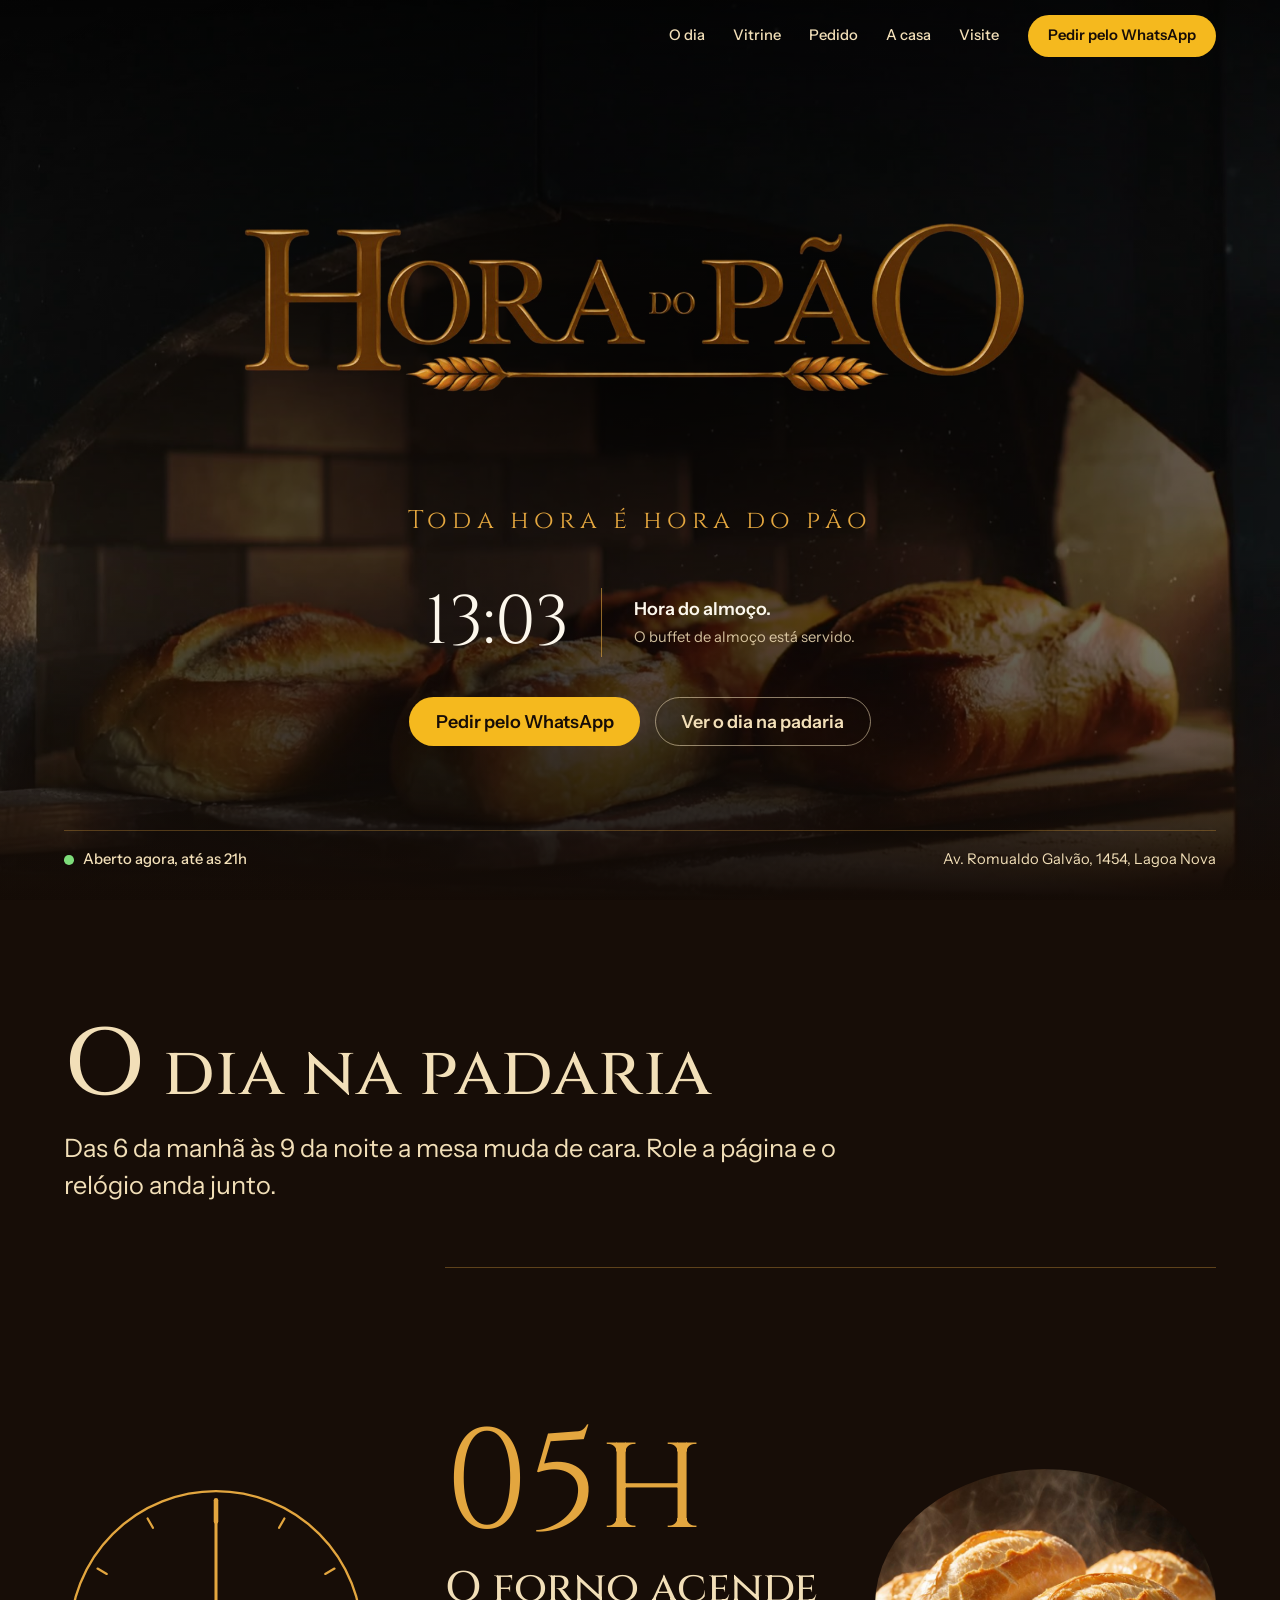
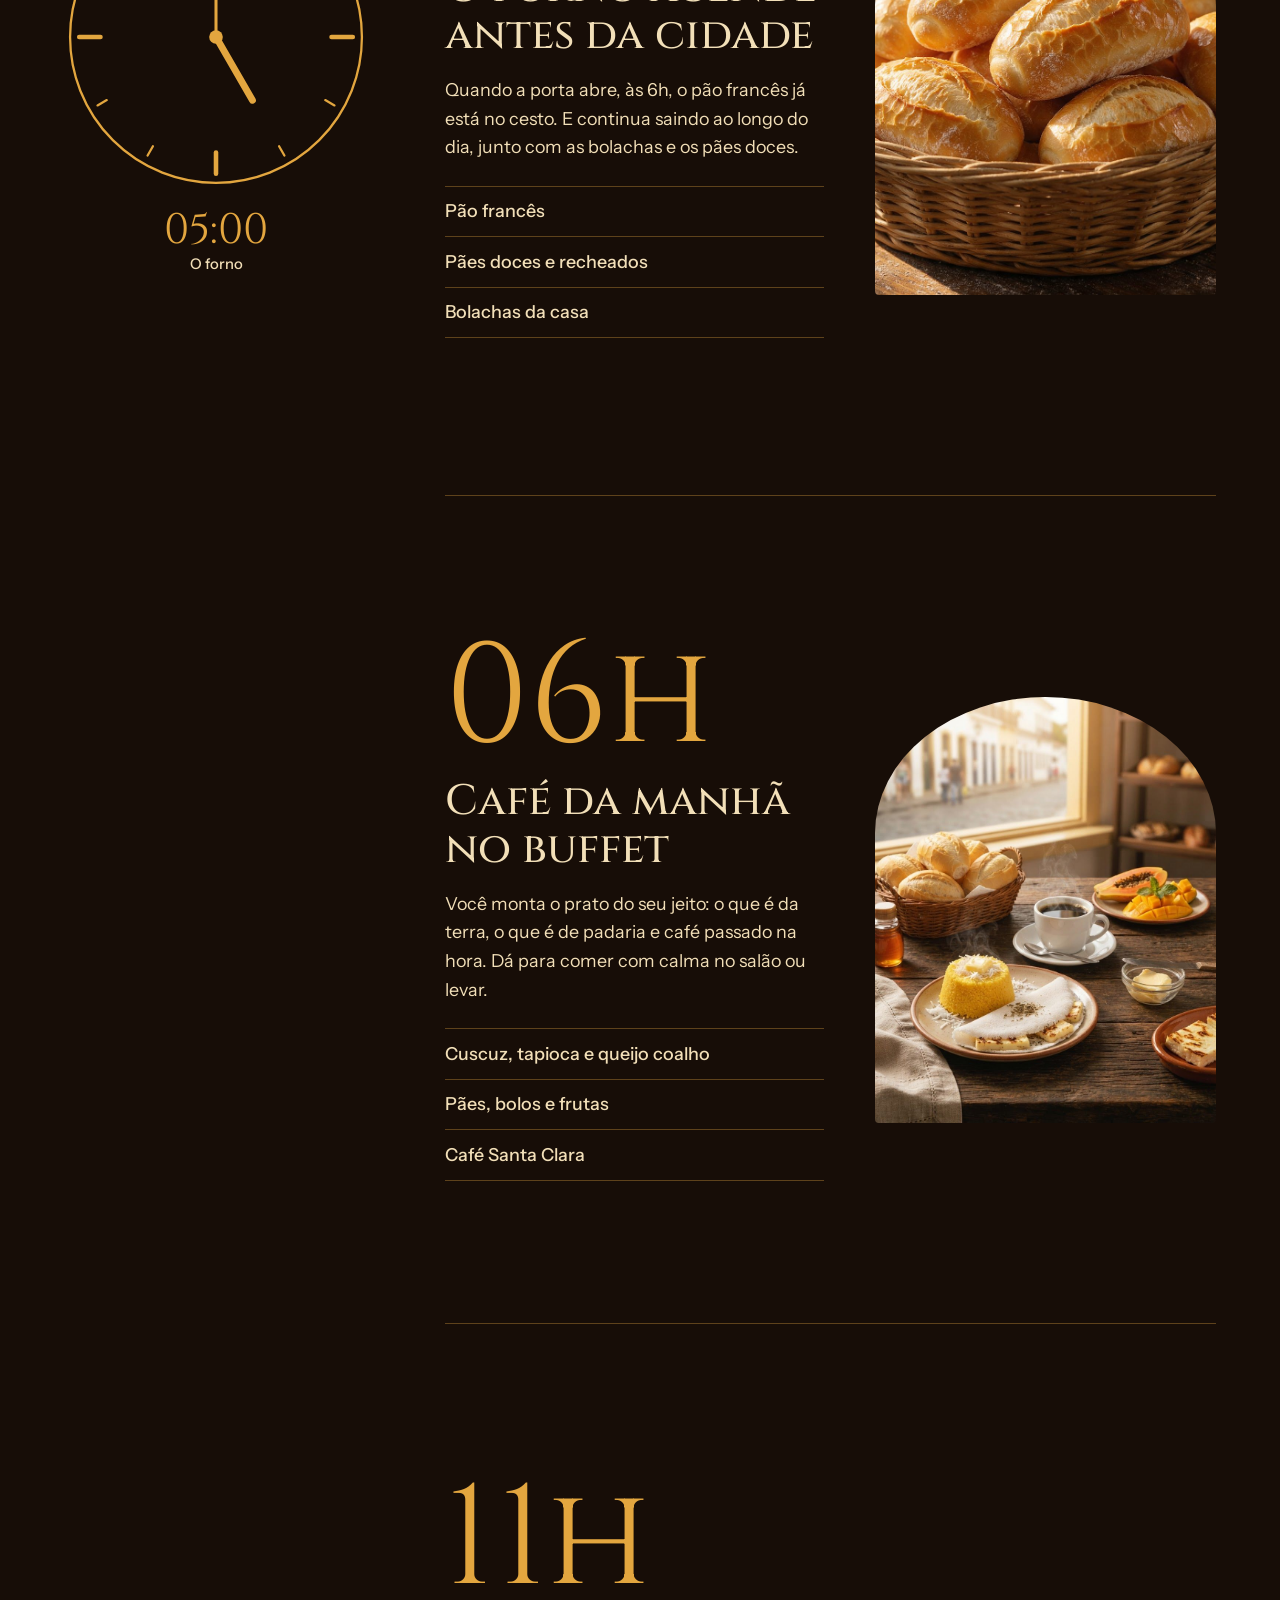
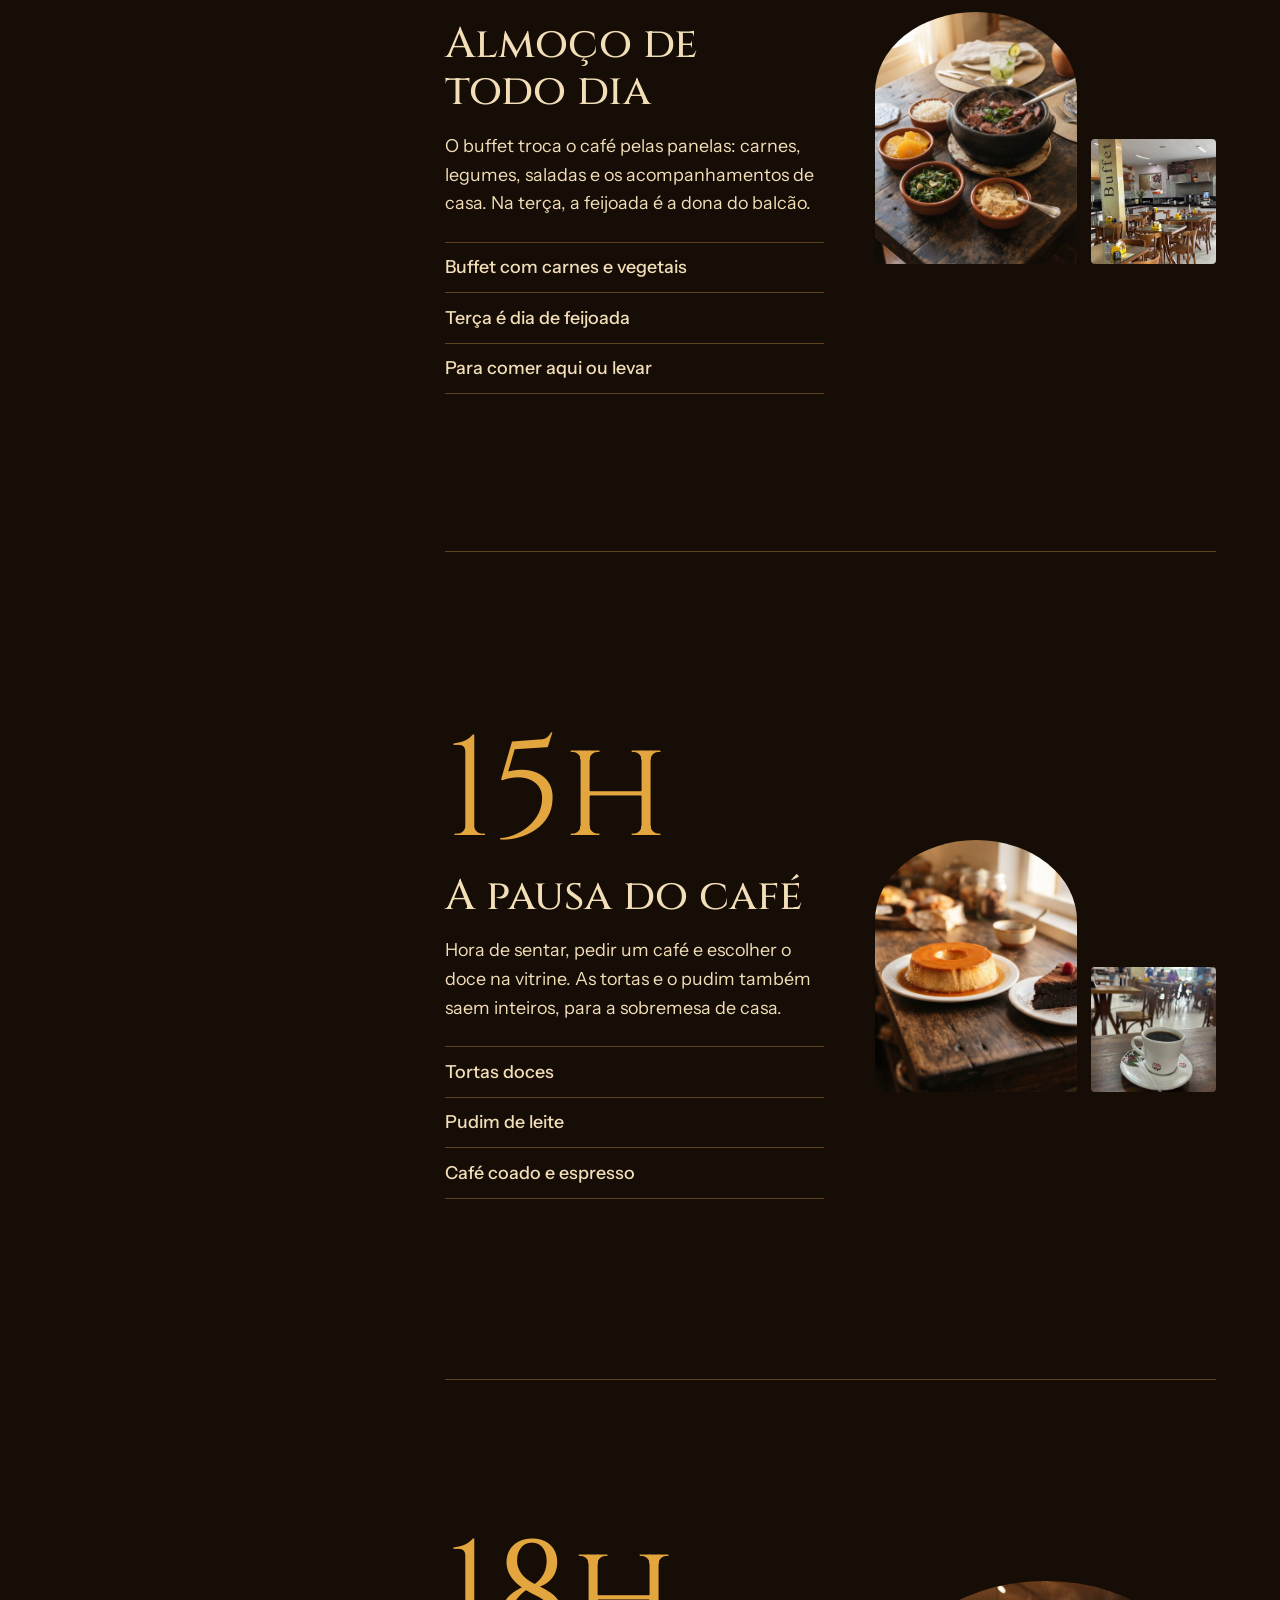
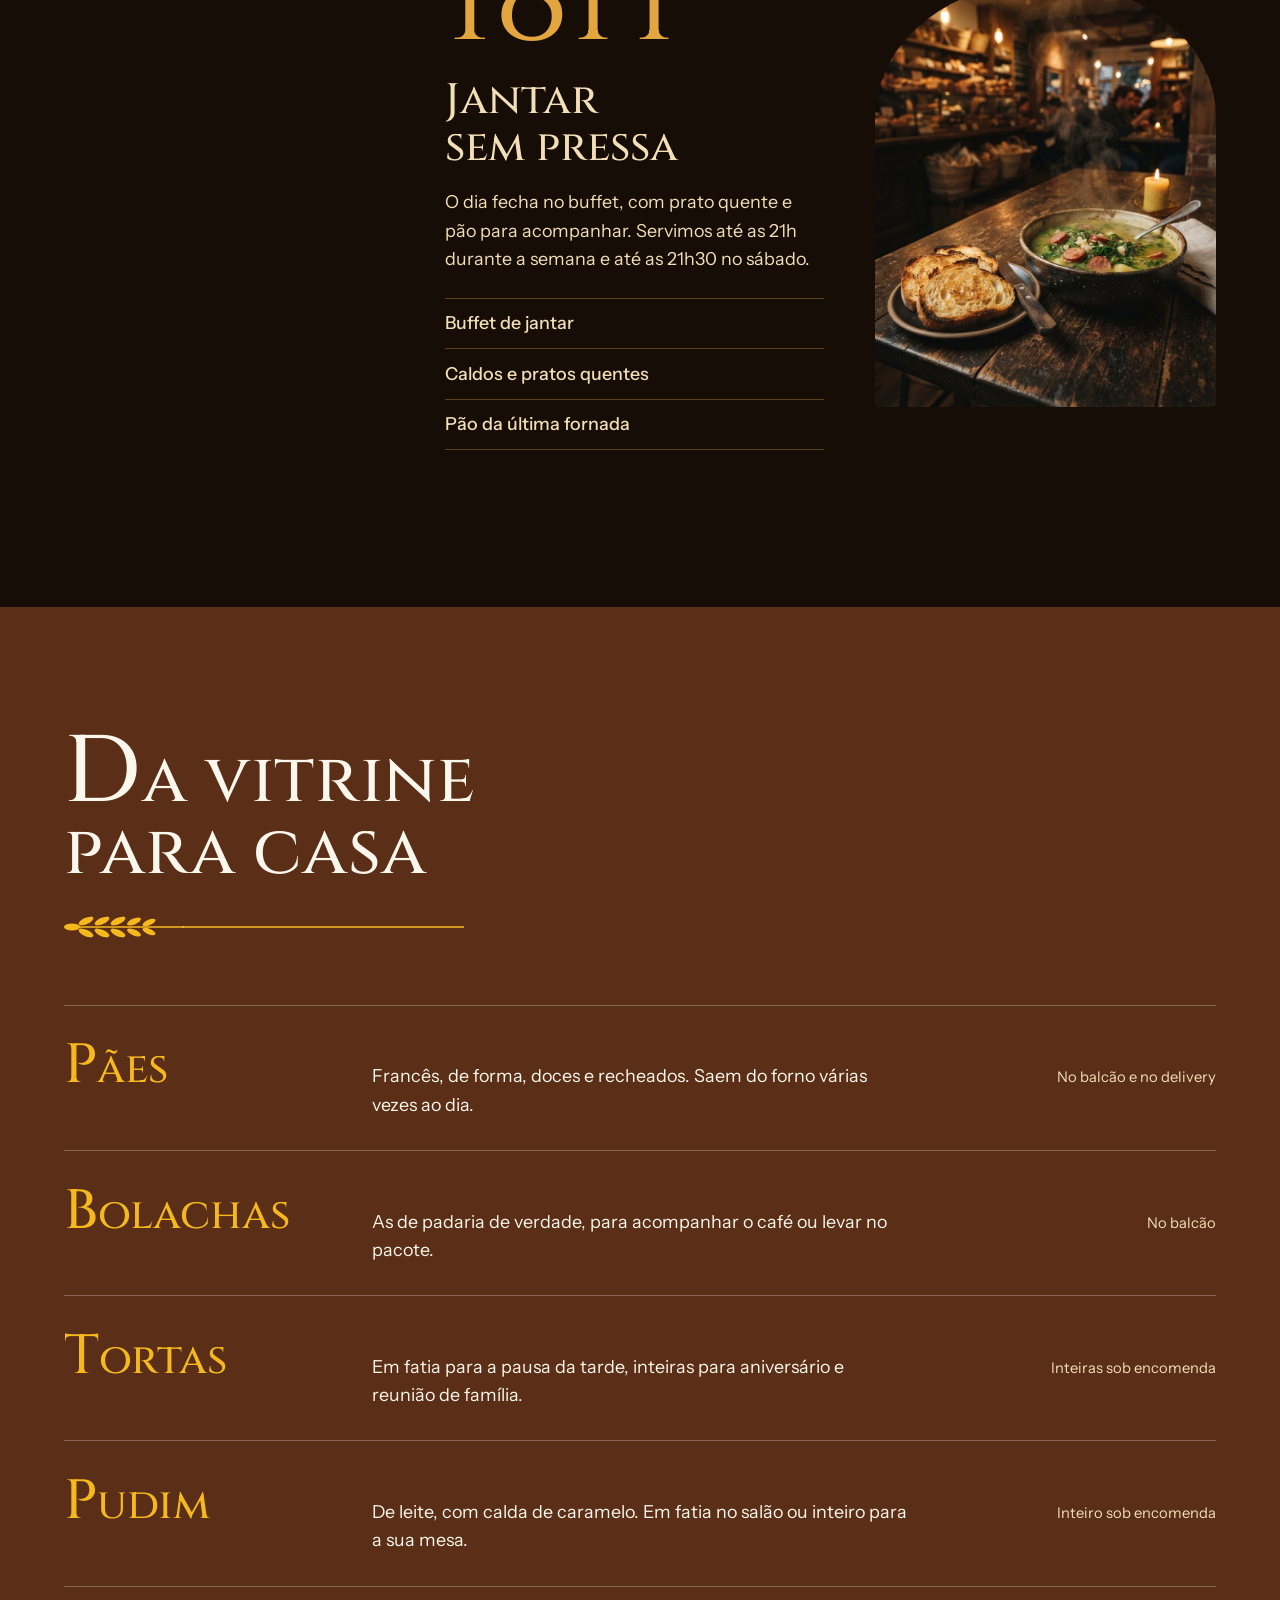
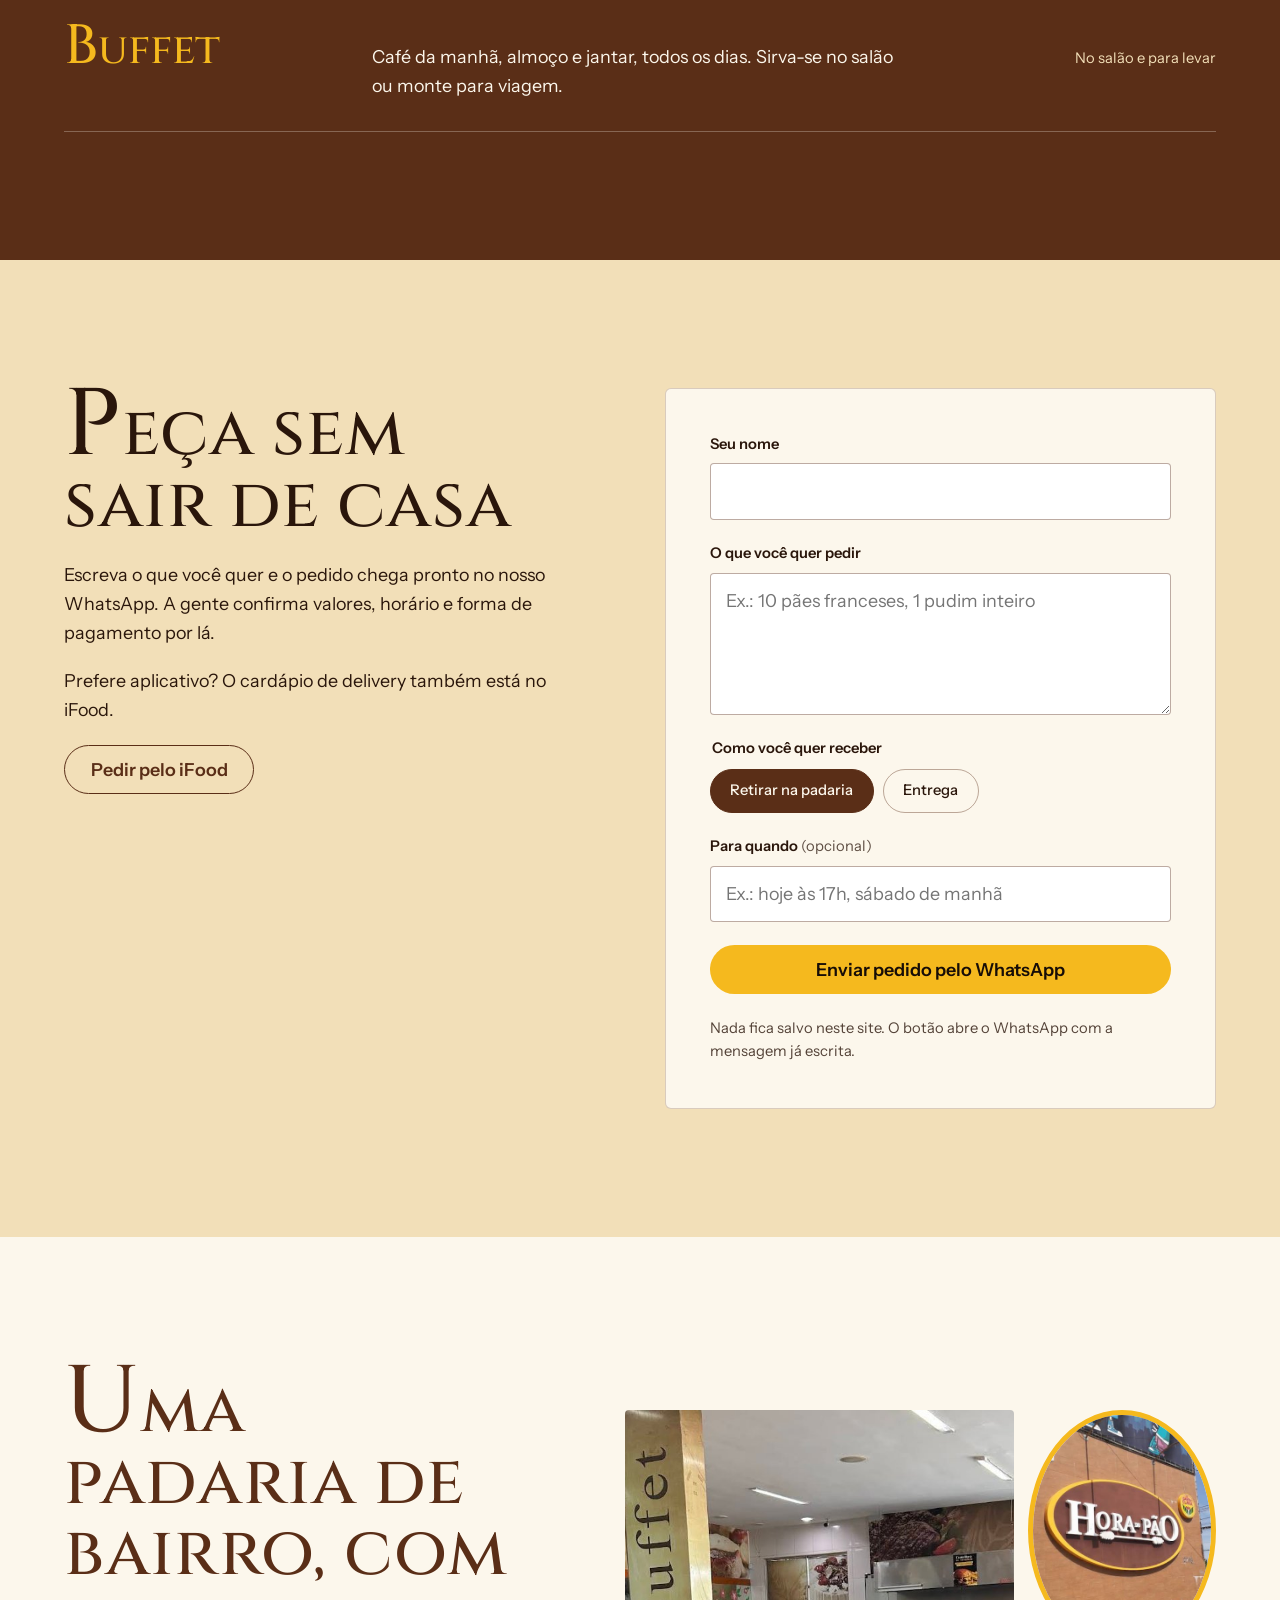
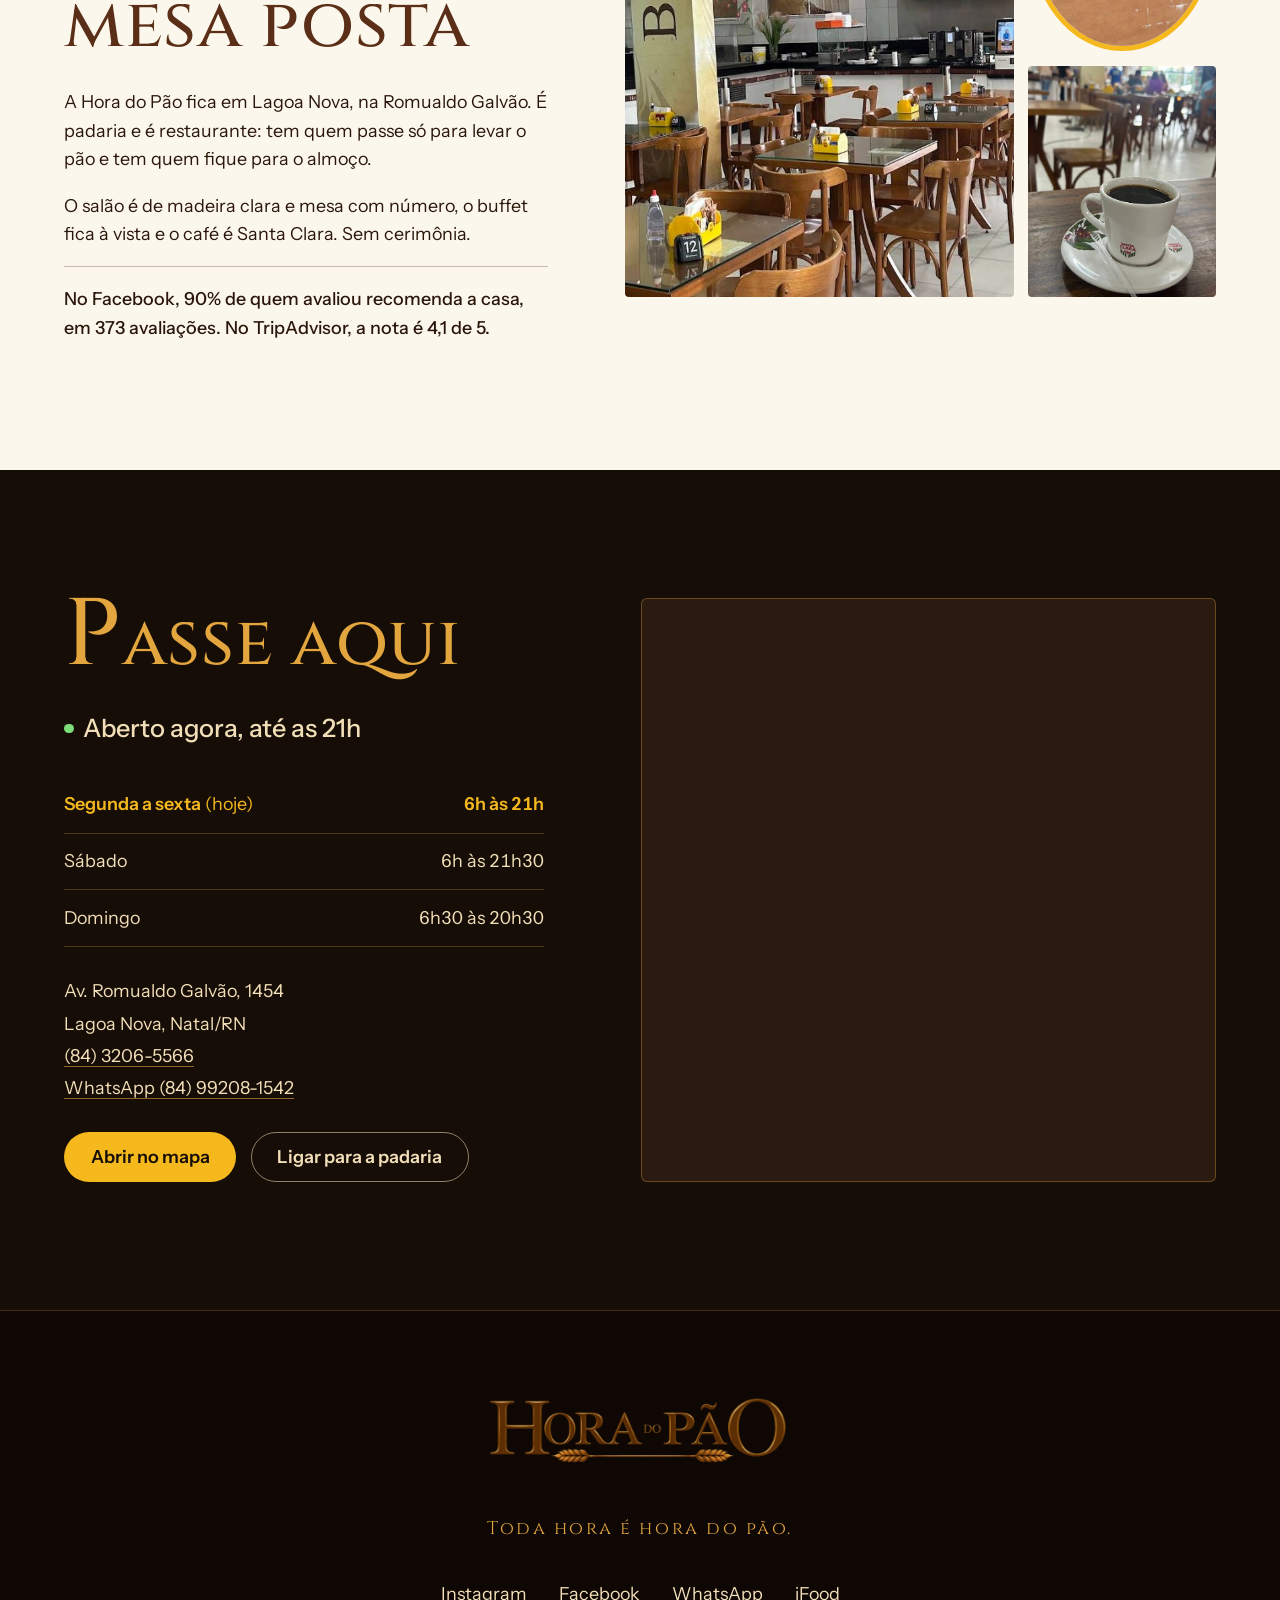
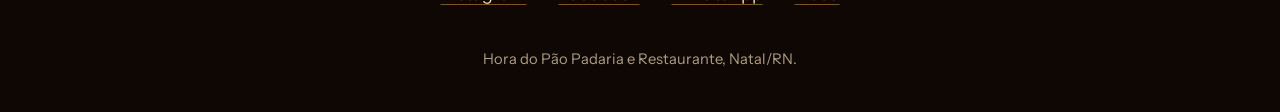
<file: index.html>
<!DOCTYPE html>
<html lang="pt-BR">
<head>
  <meta charset="UTF-8">
  <meta name="viewport" content="width=device-width, initial-scale=1">
  <title>Hora do Pão | Padaria e restaurante em Lagoa Nova, Natal</title>
  <meta name="description" content="Padaria e restaurante em Lagoa Nova, Natal/RN. Café da manhã, almoço e jantar no buffet, pão quente o dia inteiro, delivery e retirada.">
  <meta name="theme-color" content="#170D07">
  <meta property="og:title" content="Hora do Pão | Padaria e restaurante em Natal">
  <meta property="og:description" content="Toda hora é hora do pão. Café da manhã, almoço e jantar em Lagoa Nova.">
  <meta property="og:image" content="assets/img/paes.jpg">

  <link rel="preconnect" href="https://fonts.googleapis.com">
  <link rel="preconnect" href="https://fonts.gstatic.com" crossorigin>
  <link href="https://fonts.googleapis.com/css2?family=Cinzel:wght@400;500;600&family=Instrument+Sans:ital,wght@0,400;0,500;0,600;1,400&display=swap" rel="stylesheet">
  <link rel="stylesheet" href="css/style.css">
  <script>document.documentElement.classList.add('js');</script>
</head>
<body>

  <!-- Espiga da marca, reutilizada pelo site -->
  <svg width="0" height="0" class="sr-only" aria-hidden="true" focusable="false">
    <defs>
      <symbol id="espiga" viewBox="0 0 120 28">
        <g fill="currentColor">
          <ellipse cx="8" cy="14" rx="8" ry="3.4"/>
          <ellipse cx="22" cy="8" rx="8" ry="3.2" transform="rotate(-24 22 8)"/>
          <ellipse cx="22" cy="20" rx="8" ry="3.2" transform="rotate(24 22 20)"/>
          <ellipse cx="38" cy="8" rx="8" ry="3.2" transform="rotate(-24 38 8)"/>
          <ellipse cx="38" cy="20" rx="8" ry="3.2" transform="rotate(24 38 20)"/>
          <ellipse cx="54" cy="8" rx="8" ry="3.2" transform="rotate(-24 54 8)"/>
          <ellipse cx="54" cy="20" rx="8" ry="3.2" transform="rotate(24 54 20)"/>
          <ellipse cx="70" cy="8.5" rx="7.5" ry="3" transform="rotate(-24 70 8.5)"/>
          <ellipse cx="70" cy="19.5" rx="7.5" ry="3" transform="rotate(24 70 19.5)"/>
          <ellipse cx="85" cy="9.5" rx="7" ry="2.8" transform="rotate(-24 85 9.5)"/>
          <ellipse cx="85" cy="18.5" rx="7" ry="2.8" transform="rotate(24 85 18.5)"/>
        </g>
        <path d="M14 14H120" stroke="currentColor" stroke-width="1.6" fill="none"/>
      </symbol>
    </defs>
  </svg>

  <a class="pular" href="#conteudo">Pular para o conteúdo</a>

  <header class="topo" id="topo">
    <a class="topo__marca" href="#inicio" aria-label="Hora do Pão, início">
      <img src="assets/img/logo.png" alt="Hora do Pão" width="2048" height="768">
    </a>
    <button class="topo__menu" type="button" aria-expanded="false" aria-controls="nav">
      <span class="sr-only">Abrir menu</span>
      <span class="topo__menu-linha" aria-hidden="true"></span>
      <span class="topo__menu-linha" aria-hidden="true"></span>
    </button>
    <nav class="nav" id="nav" aria-label="Seções do site">
      <a href="#dia">O dia</a>
      <a href="#vitrine">Vitrine</a>
      <a href="#pedido">Pedido</a>
      <a href="#casa">A casa</a>
      <a href="#visite">Visite</a>
      <a class="botao botao--ouro nav__pedir" href="https://wa.me/5584992081542" target="_blank" rel="noopener">Pedir pelo WhatsApp</a>
    </nav>
  </header>

  <main id="conteudo">

    <!-- ================= HERO ================= -->
    <section class="hero" id="inicio">
      <div class="hero__fundo" aria-hidden="true">
        <video class="hero__video" muted playsinline preload="auto" poster="assets/img/hero-poster.jpg">
          <source src="assets/video/hero.mp4" type="video/mp4">
        </video>
        <video class="hero__video hero__video--reserva" muted playsinline preload="auto">
          <source src="assets/video/hero.mp4" type="video/mp4">
        </video>
      </div>
      <div class="hero__sombra" aria-hidden="true"></div>

      <div class="hero__centro">
        <img class="hero__logo" src="assets/img/logo.png" alt="Hora do Pão" width="2048" height="768" fetchpriority="high">
        <h1 class="hero__lema">Toda hora é hora do pão</h1>

        <p class="hero__agora" aria-live="polite">
          <span class="hero__relogio" id="hero-relogio">06:00</span>
          <span class="hero__fase">
            <span id="hero-fase-titulo">Em Natal, a padaria abre às 6h.</span>
            <span id="hero-fase-texto">Café da manhã, almoço e jantar no buffet, e pão quente o dia inteiro.</span>
          </span>
        </p>

        <div class="hero__acoes">
          <a class="botao botao--ouro" href="https://wa.me/5584992081542" target="_blank" rel="noopener">Pedir pelo WhatsApp</a>
          <a class="botao botao--linha" href="#dia">Ver o dia na padaria</a>
        </div>
      </div>

      <div class="hero__rodape">
        <p class="status" id="status-hero"><span class="status__ponto" aria-hidden="true"></span><span class="status__texto">Seg a sex, das 6h às 21h</span></p>
        <p class="hero__onde">Av. Romualdo Galvão, 1454, Lagoa Nova</p>
      </div>
    </section>

    <!-- ================= O DIA ================= -->
    <section class="dia" id="dia" data-fase="madrugada">
      <div class="dia__abre largura">
        <h2 class="titulo">O dia na padaria</h2>
        <p class="dia__intro">Das 6 da manhã às 9 da noite a mesa muda de cara. Role a página e o relógio anda junto.</p>
      </div>

      <div class="dia__grade largura">
        <div class="relogio-trilho" id="relogio-trilho">
        <aside class="relogio" aria-hidden="true">
          <svg class="relogio__face" viewBox="0 0 200 200">
            <circle class="relogio__aro" cx="100" cy="100" r="96"/>
            <g class="relogio__marcas" id="relogio-marcas"></g>
            <line class="relogio__hora" id="ponteiro-hora" x1="100" y1="100" x2="100" y2="52"/>
            <line class="relogio__min" id="ponteiro-min" x1="100" y1="100" x2="100" y2="24"/>
            <circle class="relogio__eixo" cx="100" cy="100" r="4.5"/>
          </svg>
          <p class="relogio__leitura"><span id="relogio-digital">05:00</span><span id="relogio-fase">O forno</span></p>
        </aside>
        </div>

        <div class="dia__lista" id="dia-lista">

          <article id="hora-05" class="momento" data-hora="5" data-fase="madrugada" data-nome="O forno">
            <div class="momento__texto">
              <p class="momento__hora">05h</p>
              <h3 class="momento__titulo">O forno acende antes da cidade</h3>
              <p>Quando a porta abre, às 6h, o pão francês já está no cesto. E continua saindo ao longo do dia, junto com as bolachas e os pães doces.</p>
              <ul class="momento__itens">
                <li>Pão francês</li>
                <li>Pães doces e recheados</li>
                <li>Bolachas da casa</li>
              </ul>
            </div>
            <figure class="momento__foto"><img src="assets/img/paes.jpg" alt="Cesto de pão francês recém-saído do forno" loading="lazy" width="1200" height="800"></figure>
          </article>

          <article id="hora-06" class="momento" data-hora="6" data-fase="manha" data-nome="Café da manhã">
            <div class="momento__texto">
              <p class="momento__hora">06h</p>
              <h3 class="momento__titulo">Café da manhã no buffet</h3>
              <p>Você monta o prato do seu jeito: o que é da terra, o que é de padaria e café passado na hora. Dá para comer com calma no salão ou levar.</p>
              <ul class="momento__itens">
                <li>Cuscuz, tapioca e queijo coalho</li>
                <li>Pães, bolos e frutas</li>
                <li>Café Santa Clara</li>
              </ul>
            </div>
            <figure class="momento__foto"><img src="assets/img/cafe-da-manha.jpg" alt="Mesa de café da manhã com pão, cuscuz, tapioca, queijo coalho e frutas" loading="lazy" width="960" height="1200"></figure>
          </article>

          <article id="hora-11" class="momento" data-hora="11" data-fase="almoco" data-nome="Almoço">
            <div class="momento__texto">
              <p class="momento__hora">11h</p>
              <h3 class="momento__titulo">Almoço de todo dia</h3>
              <p>O buffet troca o café pelas panelas: carnes, legumes, saladas e os acompanhamentos de casa. Na terça, a feijoada é a dona do balcão.</p>
              <ul class="momento__itens">
                <li>Buffet com carnes e vegetais</li>
                <li>Terça é dia de feijoada</li>
                <li>Para comer aqui ou levar</li>
              </ul>
            </div>
            <figure class="momento__foto momento__foto--dupla">
              <img src="assets/img/feijoada.jpg" alt="Feijoada na panela de barro com arroz, couve e laranja" loading="lazy" width="960" height="1200">
              <img src="assets/img/salao.jpg" alt="Salão da Hora do Pão, com mesas de madeira e o buffet ao fundo" loading="lazy" width="746" height="725">
            </figure>
          </article>

          <article id="hora-15" class="momento" data-hora="15" data-fase="tarde" data-nome="Café da tarde">
            <div class="momento__texto">
              <p class="momento__hora">15h</p>
              <h3 class="momento__titulo">A pausa do café</h3>
              <p>Hora de sentar, pedir um café e escolher o doce na vitrine. As tortas e o pudim também saem inteiros, para a sobremesa de casa.</p>
              <ul class="momento__itens">
                <li>Tortas doces</li>
                <li>Pudim de leite</li>
                <li>Café coado e espresso</li>
              </ul>
            </div>
            <figure class="momento__foto momento__foto--dupla">
              <img src="assets/img/pudim.jpg" alt="Pudim de leite com calda de caramelo e fatia de torta" loading="lazy" width="960" height="1200">
              <img src="assets/img/cafe.jpg" alt="Xícara de café Santa Clara em uma mesa do salão" loading="lazy" width="673" height="637">
            </figure>
          </article>

          <article id="hora-18" class="momento" data-hora="18" data-fase="noite" data-nome="Jantar" data-fim="21">
            <div class="momento__texto">
              <p class="momento__hora">18h</p>
              <h3 class="momento__titulo">Jantar sem pressa</h3>
              <p>O dia fecha no buffet, com prato quente e pão para acompanhar. Servimos até as 21h durante a semana e até as 21h30 no sábado.</p>
              <ul class="momento__itens">
                <li>Buffet de jantar</li>
                <li>Caldos e pratos quentes</li>
                <li>Pão da última fornada</li>
              </ul>
            </div>
            <figure class="momento__foto"><img src="assets/img/caldo.jpg" alt="Tigela de caldo quente com fatias de pão tostado" loading="lazy" width="960" height="1200"></figure>
          </article>

        </div>
      </div>
    </section>

    <!-- ================= VITRINE ================= -->
    <section class="vitrine" id="vitrine">
      <div class="largura">
        <h2 class="titulo">Da vitrine para casa</h2>
        <svg class="divisor" aria-hidden="true" viewBox="0 0 400 28" preserveAspectRatio="xMinYMid meet"><use href="#espiga" x="0" y="0" width="120" height="28"/><path d="M118 14H400" stroke="currentColor" stroke-width="1.6"/></svg>

        <ul class="vitrine__lista">
          <li class="item">
            <h3 class="item__nome">Pães</h3>
            <p class="item__texto">Francês, de forma, doces e recheados. Saem do forno várias vezes ao dia.</p>
            <p class="item__como">No balcão e no delivery</p>
          </li>
          <li class="item">
            <h3 class="item__nome">Bolachas</h3>
            <p class="item__texto">As de padaria de verdade, para acompanhar o café ou levar no pacote.</p>
            <p class="item__como">No balcão</p>
          </li>
          <li class="item">
            <h3 class="item__nome">Tortas</h3>
            <p class="item__texto">Em fatia para a pausa da tarde, inteiras para aniversário e reunião de família.</p>
            <p class="item__como">Inteiras sob encomenda</p>
          </li>
          <li class="item">
            <h3 class="item__nome">Pudim</h3>
            <p class="item__texto">De leite, com calda de caramelo. Em fatia no salão ou inteiro para a sua mesa.</p>
            <p class="item__como">Inteiro sob encomenda</p>
          </li>
          <li class="item">
            <h3 class="item__nome">Buffet</h3>
            <p class="item__texto">Café da manhã, almoço e jantar, todos os dias. Sirva-se no salão ou monte para viagem.</p>
            <p class="item__como">No salão e para levar</p>
          </li>
        </ul>
      </div>
    </section>

    <!-- ================= PEDIDO ================= -->
    <section class="pedido" id="pedido">
      <div class="largura pedido__grade">
        <div class="pedido__texto">
          <h2 class="titulo">Peça sem sair de casa</h2>
          <p>Escreva o que você quer e o pedido chega pronto no nosso WhatsApp. A gente confirma valores, horário e forma de pagamento por lá.</p>
          <p>Prefere aplicativo? O cardápio de delivery também está no iFood.</p>
          <a class="botao botao--linha-escura" href="https://www.ifood.com.br/delivery/natal-rn/hora-do-pao-padaria-e-restaurante-lagoa-nova/bbb36d8f-8e2b-4144-b523-37122ae760ab" target="_blank" rel="noopener">Pedir pelo iFood</a>
        </div>

        <form class="form" id="form-pedido" novalidate>
          <div class="campo">
            <label for="p-nome">Seu nome</label>
            <input id="p-nome" name="nome" type="text" autocomplete="given-name" required>
            <p class="campo__erro" id="erro-nome" hidden>Informe seu nome para a gente saber quem está pedindo.</p>
          </div>
          <div class="campo">
            <label for="p-itens">O que você quer pedir</label>
            <textarea id="p-itens" name="itens" rows="4" placeholder="Ex.: 10 pães franceses, 1 pudim inteiro" required></textarea>
            <p class="campo__erro" id="erro-itens" hidden>Escreva pelo menos um item do pedido.</p>
          </div>
          <fieldset class="campo campo--opcoes">
            <legend>Como você quer receber</legend>
            <label class="opcao"><input type="radio" name="modo" value="Retirar na padaria" checked><span>Retirar na padaria</span></label>
            <label class="opcao"><input type="radio" name="modo" value="Entrega"><span>Entrega</span></label>
          </fieldset>
          <div class="campo">
            <label for="p-quando">Para quando <span class="campo__opcional">(opcional)</span></label>
            <input id="p-quando" name="quando" type="text" placeholder="Ex.: hoje às 17h, sábado de manhã">
          </div>
          <button class="botao botao--ouro form__enviar" type="submit">Enviar pedido pelo WhatsApp</button>
          <p class="form__nota">Nada fica salvo neste site. O botão abre o WhatsApp com a mensagem já escrita.</p>
        </form>
      </div>
    </section>

    <!-- ================= A CASA ================= -->
    <section class="casa" id="casa">
      <div class="largura casa__grade">
        <div class="casa__texto">
          <h2 class="titulo">Uma padaria de bairro, com mesa posta</h2>
          <p>A Hora do Pão fica em Lagoa Nova, na Romualdo Galvão. É padaria e é restaurante: tem quem passe só para levar o pão e tem quem fique para o almoço.</p>
          <p>O salão é de madeira clara e mesa com número, o buffet fica à vista e o café é Santa Clara. Sem cerimônia.</p>
          <p class="casa__prova">No Facebook, 90% de quem avaliou recomenda a casa, em 373 avaliações. No TripAdvisor, a nota é 4,1 de 5.</p>
        </div>
        <div class="casa__fotos">
          <img class="casa__foto casa__foto--a" src="assets/img/salao.jpg" alt="Salão com mesas de madeira e pilar escrito Buffet" loading="lazy" width="746" height="725">
          <img class="casa__foto casa__foto--b" src="assets/img/letreiro.jpg" alt="Letreiro oval da Hora do Pão na fachada" loading="lazy" width="480" height="528">
          <img class="casa__foto casa__foto--c" src="assets/img/cafe.jpg" alt="Café servido em xícara Santa Clara" loading="lazy" width="673" height="637">
        </div>
      </div>
    </section>

    <!-- ================= VISITE ================= -->
    <section class="visite" id="visite">
      <div class="largura visite__grade">
        <div class="visite__info">
          <h2 class="titulo">Passe aqui</h2>
          <p class="status status--grande" id="status-visite"><span class="status__ponto" aria-hidden="true"></span><span class="status__texto">Confira os horários abaixo</span></p>

          <table class="horarios">
            <caption class="sr-only">Horário de funcionamento</caption>
            <tbody>
              <tr data-dias="1,2,3,4,5"><th scope="row">Segunda a sexta</th><td>6h às 21h</td></tr>
              <tr data-dias="6"><th scope="row">Sábado</th><td>6h às 21h30</td></tr>
              <tr data-dias="0"><th scope="row">Domingo</th><td>6h30 às 20h30</td></tr>
            </tbody>
          </table>

          <address class="visite__endereco">
            Av. Romualdo Galvão, 1454<br>
            Lagoa Nova, Natal/RN<br>
            <a href="tel:+558432065566">(84) 3206-5566</a><br>
            <a href="https://wa.me/5584992081542" target="_blank" rel="noopener">WhatsApp (84) 99208-1542</a>
          </address>

          <div class="visite__acoes">
            <a class="botao botao--ouro" href="https://share.google/lMcc5gA6wHvhOMpHn" target="_blank" rel="noopener">Abrir no mapa</a>
            <a class="botao botao--linha" href="tel:+558432065566">Ligar para a padaria</a>
          </div>
        </div>

        <div class="visite__mapa">
          <iframe title="Mapa: Hora do Pão, Av. Romualdo Galvão, 1454, Lagoa Nova" loading="lazy" referrerpolicy="no-referrer-when-downgrade"
            src="https://www.google.com/maps?q=Hora+do+P%C3%A3o+Padaria+Av.+Romualdo+Galv%C3%A3o+1454+Lagoa+Nova+Natal+RN&output=embed"></iframe>
        </div>
      </div>
    </section>
  </main>

  <footer class="rodape">
    <div class="largura rodape__grade">
      <img class="rodape__logo" src="assets/img/logo.png" alt="Hora do Pão" loading="lazy" width="2048" height="768">
      <p class="rodape__lema">Toda hora é hora do pão.</p>
      <ul class="rodape__links">
        <li><a href="https://www.instagram.com/horadopao/" target="_blank" rel="noopener">Instagram</a></li>
        <li><a href="https://www.facebook.com/horadopaorn/" target="_blank" rel="noopener">Facebook</a></li>
        <li><a href="https://wa.me/5584992081542" target="_blank" rel="noopener">WhatsApp</a></li>
        <li><a href="https://www.ifood.com.br/delivery/natal-rn/hora-do-pao-padaria-e-restaurante-lagoa-nova/bbb36d8f-8e2b-4144-b523-37122ae760ab" target="_blank" rel="noopener">iFood</a></li>
      </ul>
      <p class="rodape__fim">Hora do Pão Padaria e Restaurante, Natal/RN.</p>
    </div>
  </footer>

  <script src="js/main.js" defer></script>
</body>
</html>
</file>
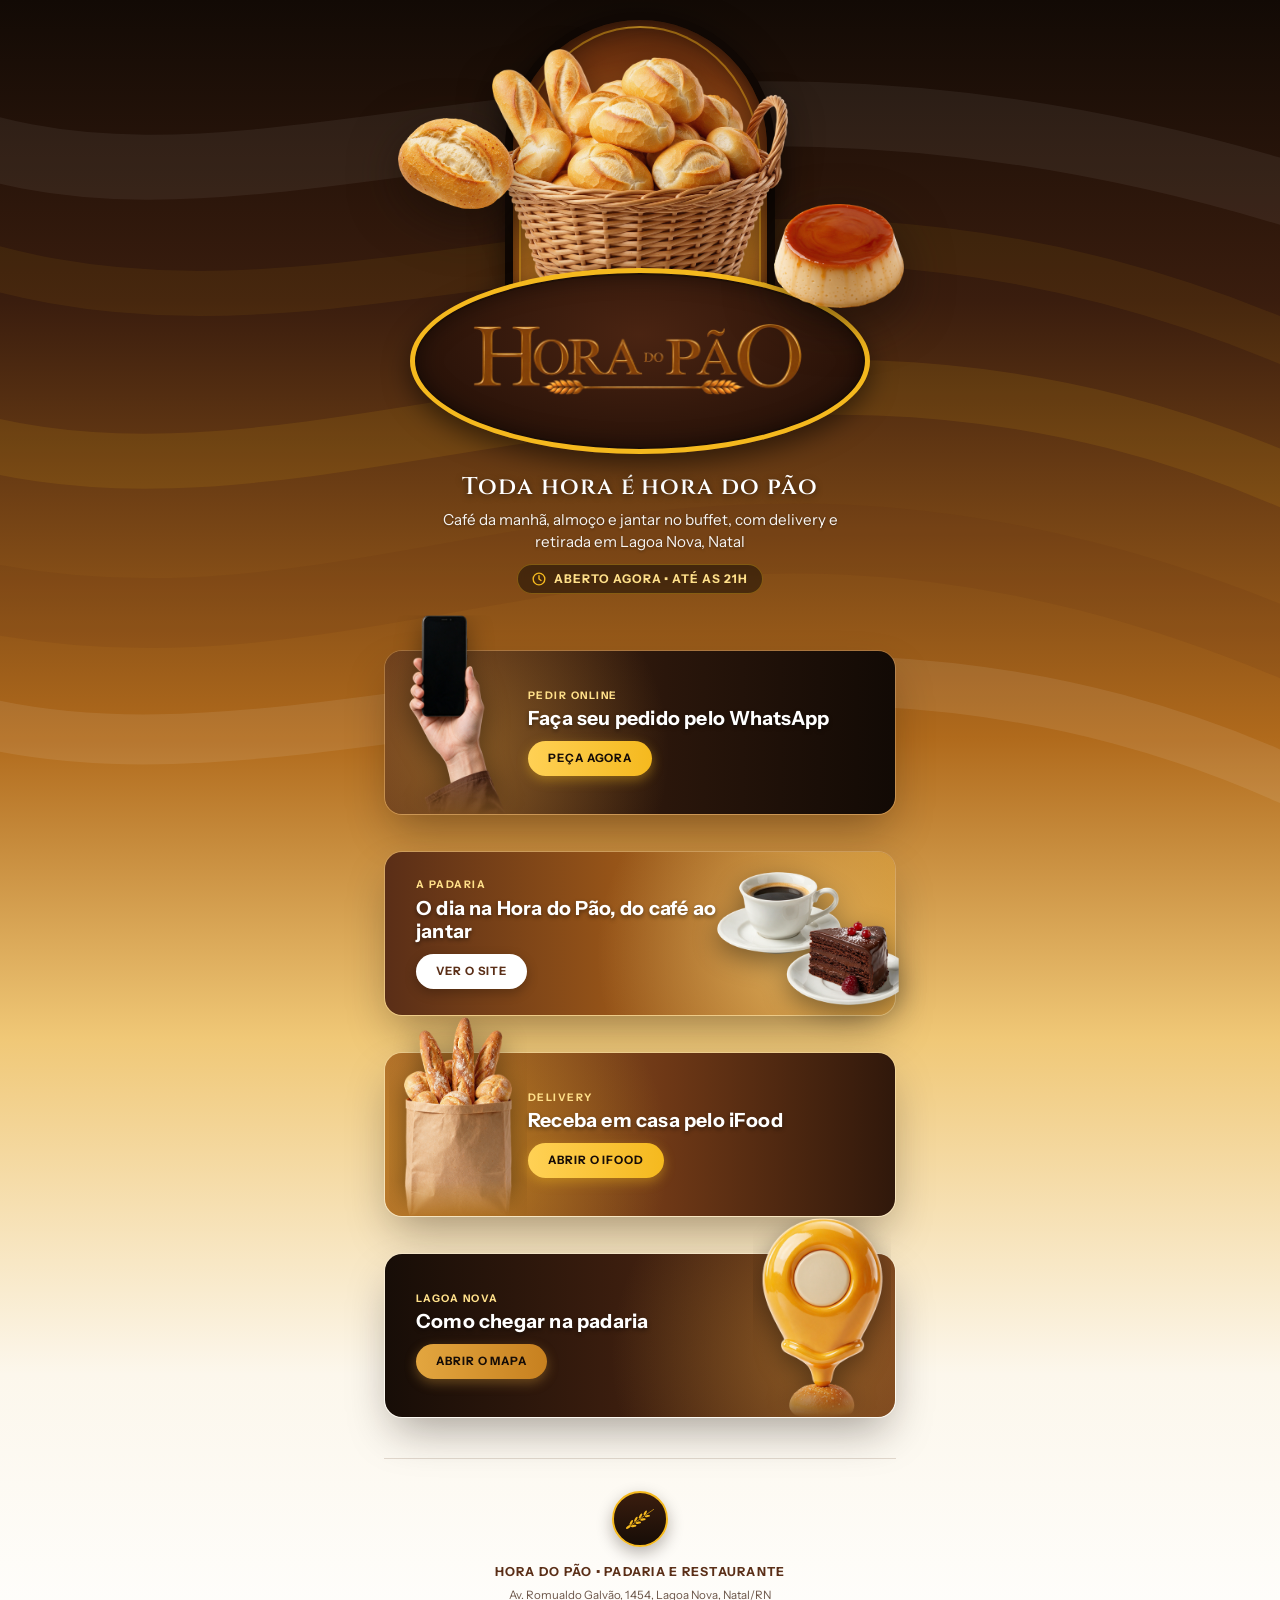
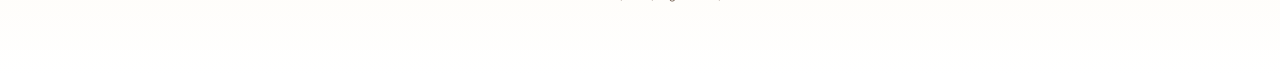
<file: bio/index.html>
<!DOCTYPE html>
<html lang="pt-BR">
<head>
  <meta charset="UTF-8">
  <meta name="viewport" content="width=device-width, initial-scale=1">
  <title>Hora do Pão | Links</title>
  <meta name="description" content="Hora do Pão, padaria e restaurante em Lagoa Nova, Natal. Peça pelo WhatsApp ou iFood, veja o site e saiba como chegar.">
  <meta name="theme-color" content="#170D07">
  <meta property="og:title" content="Hora do Pão | Padaria e restaurante em Natal">
  <meta property="og:description" content="Toda hora é hora do pão. Pedidos, delivery e como chegar.">
  <meta property="og:image" content="../assets/img/paes.jpg">
  <meta property="og:type" content="website">

  <link rel="preconnect" href="https://fonts.googleapis.com">
  <link rel="preconnect" href="https://fonts.gstatic.com" crossorigin>
  <link href="https://fonts.googleapis.com/css2?family=Cinzel:wght@500;600&family=Instrument+Sans:wght@400;500;600;700&display=swap" rel="stylesheet">

  <link rel="preload" as="image" href="../assets/img/bio/cesto.png" fetchpriority="high">
  <link rel="preload" as="image" href="../assets/img/logo.png" fetchpriority="high">
  <link rel="preload" as="image" href="../assets/img/bio/pao.png">
  <link rel="preload" as="image" href="../assets/img/bio/pudim.png">

  <link rel="stylesheet" href="style.css">
</head>
<body>

  <!-- Faixas onduladas do fundo -->
  <div class="fundo-ondas" aria-hidden="true">
    <svg viewBox="0 0 1440 900" fill="none" xmlns="http://www.w3.org/2000/svg" preserveAspectRatio="none">
      <path d="M-100 120 C 300 280, 700 -40, 1540 220" stroke="rgba(255, 255, 255, 0.07)" stroke-width="65"/>
      <path d="M-100 240 C 400 420, 800 60, 1540 380" stroke="rgba(245, 185, 30, 0.08)" stroke-width="45"/>
      <path d="M-100 420 C 350 580, 850 200, 1540 520" stroke="rgba(245, 185, 30, 0.12)" stroke-width="55"/>
      <path d="M-100 580 C 450 720, 750 350, 1540 680" stroke="rgba(90, 46, 23, 0.14)" stroke-width="70"/>
      <path d="M-100 700 C 320 850, 880 500, 1540 820" stroke="rgba(255, 255, 255, 0.1)" stroke-width="50"/>
    </svg>
  </div>

  <main class="bio">

    <header class="bio-topo">
      <div class="forno">
        <div class="forno__arco"></div>
        <img class="forno__cesto" src="../assets/img/bio/cesto.png" alt="Cesto de pão francês" width="720" height="611" fetchpriority="high" decoding="async">

        <div class="flutua flutua--esq" aria-hidden="true">
          <img class="flutua__img flutua__img--pao" src="../assets/img/bio/pao.png" alt="" width="320" height="250" decoding="async">
        </div>
      </div>

      <div class="placa-area">
        <h1 class="placa"><img src="../assets/img/logo.png" alt="Hora do Pão" width="1600" height="600" fetchpriority="high" decoding="async"></h1>

        <div class="flutua flutua--dir" aria-hidden="true">
          <img class="flutua__img flutua__img--pudim" src="../assets/img/bio/pudim.png" alt="" width="320" height="255" decoding="async">
        </div>
      </div>

      <div class="boas-vindas">
        <p class="boas-vindas__lema">Toda hora é hora do pão</p>
        <p class="boas-vindas__texto">Café da manhã, almoço e jantar no buffet, com delivery e retirada em Lagoa Nova, Natal</p>
        <p class="boas-vindas__status" id="status"><svg class="boas-vindas__relogio" viewBox="0 0 24 24" aria-hidden="true"><circle cx="12" cy="12" r="10"/><path d="M12 6.5V12l3.5 2.5"/></svg><span id="status-texto">Aberto todos os dias, a partir das 6h</span></p>
      </div>
    </header>

    <nav class="links" aria-label="Links da Hora do Pão">

      <a class="faixa faixa--whatsapp" href="https://wa.me/5584992081542?text=Ol%C3%A1!%20Quero%20fazer%20um%20pedido%20na%20Hora%20do%20P%C3%A3o." target="_blank" rel="noopener noreferrer">
        <div class="faixa__fundo"></div>
        <div class="faixa__foto faixa__foto--esq"><img src="../assets/img/bio/celular.png" alt="" width="236" height="480" decoding="async"></div>
        <div class="faixa__conteudo faixa__conteudo--dir">
          <span class="faixa__tag">Pedir online</span>
          <span class="faixa__titulo">Faça seu pedido pelo WhatsApp</span>
          <span class="faixa__botao">Peça agora</span>
        </div>
      </a>

      <a class="faixa faixa--site" href="../">
        <div class="faixa__fundo"></div>
        <div class="faixa__foto faixa__foto--dir faixa__foto--larga"><img src="../assets/img/bio/cafe.png" alt="" width="480" height="352" loading="lazy" decoding="async"></div>
        <div class="faixa__conteudo faixa__conteudo--esq">
          <span class="faixa__tag">A padaria</span>
          <span class="faixa__titulo">O dia na Hora do Pão, do café ao jantar</span>
          <span class="faixa__botao">Ver o site</span>
        </div>
      </a>

      <a class="faixa faixa--ifood" href="https://www.ifood.com.br/delivery/natal-rn/hora-do-pao-padaria-e-restaurante-lagoa-nova/bbb36d8f-8e2b-4144-b523-37122ae760ab" target="_blank" rel="noopener noreferrer">
        <div class="faixa__fundo"></div>
        <div class="faixa__foto faixa__foto--esq"><img src="../assets/img/bio/sacola.png" alt="" width="259" height="480" loading="lazy" decoding="async"></div>
        <div class="faixa__conteudo faixa__conteudo--dir">
          <span class="faixa__tag">Delivery</span>
          <span class="faixa__titulo">Receba em casa pelo iFood</span>
          <span class="faixa__botao">Abrir o iFood</span>
        </div>
      </a>

      <a class="faixa faixa--mapa" href="https://share.google/lMcc5gA6wHvhOMpHn" target="_blank" rel="noopener noreferrer">
        <div class="faixa__fundo"></div>
        <div class="faixa__foto faixa__foto--dir"><img src="../assets/img/bio/pino.png" alt="" width="288" height="480" loading="lazy" decoding="async"></div>
        <div class="faixa__conteudo faixa__conteudo--esq">
          <span class="faixa__tag">Lagoa Nova</span>
          <span class="faixa__titulo">Como chegar na padaria</span>
          <span class="faixa__botao">Abrir o mapa</span>
        </div>
      </a>

    </nav>

    <footer class="bio-rodape">
      <div class="selo" aria-hidden="true">
        <svg viewBox="0 0 96 28"><g fill="currentColor"><ellipse cx="8" cy="14" rx="8" ry="3.4"/><ellipse cx="22" cy="8" rx="8" ry="3.2" transform="rotate(-24 22 8)"/><ellipse cx="22" cy="20" rx="8" ry="3.2" transform="rotate(24 22 20)"/><ellipse cx="38" cy="8" rx="8" ry="3.2" transform="rotate(-24 38 8)"/><ellipse cx="38" cy="20" rx="8" ry="3.2" transform="rotate(24 38 20)"/><ellipse cx="54" cy="8" rx="8" ry="3.2" transform="rotate(-24 54 8)"/><ellipse cx="54" cy="20" rx="8" ry="3.2" transform="rotate(24 54 20)"/><ellipse cx="70" cy="8.5" rx="7.5" ry="3" transform="rotate(-24 70 8.5)"/><ellipse cx="70" cy="19.5" rx="7.5" ry="3" transform="rotate(24 70 19.5)"/></g><path d="M14 14H96" stroke="currentColor" stroke-width="1.6"/></svg>
      </div>
      <p class="bio-rodape__nome">Hora do Pão • Padaria e Restaurante</p>
      <p class="bio-rodape__fim">Av. Romualdo Galvão, 1454, Lagoa Nova, Natal/RN</p>
    </footer>

  </main>

  <script>
    // Status ao vivo, pela hora de Natal
    (function () {
      var HORARIOS = { 0: [6.5, 20.5], 1: [6, 21], 2: [6, 21], 3: [6, 21], 4: [6, 21], 5: [6, 21], 6: [6, 21.5] };
      var el = document.getElementById('status');
      var texto = document.getElementById('status-texto');
      function h(v) { var c = Math.floor(v), m = Math.round((v - c) * 60); return m ? c + 'h' + String(m).padStart(2, '0') : c + 'h'; }
      function atualizar() {
        try {
          var partes = {};
          new Intl.DateTimeFormat('en-US', { timeZone: 'America/Fortaleza', weekday: 'short', hour: '2-digit', minute: '2-digit', hourCycle: 'h23' })
            .formatToParts(new Date()).forEach(function (p) { partes[p.type] = p.value; });
          var dia = ['Sun', 'Mon', 'Tue', 'Wed', 'Thu', 'Fri', 'Sat'].indexOf(partes.weekday);
          var agora = Number(partes.hour) + Number(partes.minute) / 60;
          var hoje = HORARIOS[dia];
          if (agora < hoje[0]) { el.dataset.aberto = 'nao'; texto.textContent = 'Fechado agora • Abre às ' + h(hoje[0]); }
          else if (agora >= hoje[1]) { el.dataset.aberto = 'nao'; texto.textContent = 'Fechado agora • Abre amanhã às ' + h(HORARIOS[(dia + 1) % 7][0]); }
          else { el.dataset.aberto = 'sim'; texto.textContent = 'Aberto agora • Até as ' + h(hoje[1]); }
        } catch (e) { /* mantém o texto fixo */ }
      }
      atualizar();
      setInterval(atualizar, 30000);
    })();
  </script>
</body>
</html>
</file>
<file: css/style.css>
/* =========================================================
   Hora do Pão
   Paleta tirada da marca: o dourado aceso do logo, o marrom
   da fachada, o amarelo do aro do letreiro e a madeira do salão.
   ========================================================= */

:root {
  --forno: #170d07;      /* fundo do logo, forno antes do dia nascer */
  --casca: #5a2e17;      /* marrom da fachada */
  --madeira: #a8672d;    /* cadeiras do salão */
  --ouro: #e3a63f;       /* letras acesas do logo */
  --gema: #f5b91e;       /* aro amarelo do letreiro */
  --miolo: #f2dfb8;      /* miolo do pão */
  --farinha: #fcf7ec;

  --fonte-marca: "Cinzel", "Trajan Pro", "Times New Roman", serif;
  --fonte-texto: "Instrument Sans", "Segoe UI", system-ui, sans-serif;

  --passo--1: clamp(0.84rem, 0.8rem + 0.15vw, 0.94rem);
  --passo-0: clamp(1rem, 0.96rem + 0.2vw, 1.125rem);
  --passo-1: clamp(1.25rem, 1.1rem + 0.6vw, 1.6rem);
  --passo-2: clamp(1.7rem, 1.3rem + 1.7vw, 2.7rem);
  --passo-3: clamp(2.2rem, 1.4rem + 3.6vw, 4.4rem);
  --passo-4: clamp(3.6rem, 1.6rem + 9vw, 9rem);

  --margem: clamp(1.25rem, 5vw, 4.5rem);
  --secao: clamp(4.5rem, 10vw, 9rem);
  --topo-h: 4.5rem;
}

*, *::before, *::after { box-sizing: border-box; }

html { scroll-behavior: smooth; scroll-padding-top: var(--topo-h); -webkit-text-size-adjust: 100%; }

body {
  margin: 0;
  background: var(--forno);
  color: var(--miolo);
  font-family: var(--fonte-texto);
  font-size: var(--passo-0);
  line-height: 1.6;
  -webkit-font-smoothing: antialiased;
}

img, video, svg, iframe { display: block; max-width: 100%; }
img { height: auto; }
h1, h2, h3, p, ul, figure, fieldset, address { margin: 0; padding: 0; }
ul { list-style: none; }
address { font-style: normal; }
fieldset { border: 0; min-width: 0; }
a { color: inherit; }

:focus-visible { outline: 3px solid var(--gema); outline-offset: 3px; border-radius: 2px; }

.sr-only {
  position: absolute; width: 1px; height: 1px; overflow: hidden;
  clip: rect(0 0 0 0); white-space: nowrap;
}

.pular {
  position: fixed; left: 1rem; top: -4rem; z-index: 100;
  background: var(--gema); color: var(--forno);
  padding: 0.7rem 1rem; border-radius: 999px; font-weight: 600;
}
.pular:focus { top: 1rem; }

.largura { width: min(100% - 2 * var(--margem), 78rem); margin-inline: auto; }

/* Títulos: versais com a primeira letra maior, como no logo */
.titulo {
  font-family: var(--fonte-marca);
  font-weight: 500;
  font-size: var(--passo-3);
  line-height: 1.05;
  letter-spacing: 0.01em;
  max-width: 16ch;
  text-wrap: balance;
}
.titulo::first-letter { font-size: 1.38em; line-height: 0.8; }

.divisor { width: min(100%, 25rem); height: 1.75rem; color: var(--ouro); margin-top: 1.5rem; }

/* ---------- Botões: ovais, como o letreiro ---------- */
.botao {
  display: inline-flex; align-items: center; justify-content: center;
  min-height: 3.1rem; padding: 0.7rem 1.6rem;
  border-radius: 999px; border: 1.5px solid transparent;
  font: 600 var(--passo-0)/1.2 var(--fonte-texto);
  text-decoration: none; cursor: pointer;
  transition: background-color 0.2s, color 0.2s, border-color 0.2s, transform 0.2s;
}
.botao:active { transform: translateY(1px); }
.botao--ouro { background: var(--gema); color: var(--forno); }
.botao--ouro:hover { background: #ffd155; }
.botao--linha { border-color: rgba(242, 223, 184, 0.55); color: var(--miolo); }
.botao--linha:hover { border-color: var(--gema); color: var(--gema); }
.botao--linha-escura { border-color: var(--casca); color: var(--casca); }
.botao--linha-escura:hover { background: var(--casca); color: var(--farinha); }

/* ---------- Status aberto / fechado ---------- */
.status { display: inline-flex; align-items: center; gap: 0.6rem; font-size: var(--passo--1); font-weight: 500; }
.status__ponto { width: 0.6rem; height: 0.6rem; border-radius: 50%; background: currentColor; opacity: 0.5; flex: none; }
.status[data-aberto="sim"] .status__ponto { background: #7ddc7a; opacity: 1; box-shadow: 0 0 0 0 rgba(125, 220, 122, 0.6); animation: pulso 2.4s infinite; }
.status[data-aberto="nao"] .status__ponto { background: #e0703f; opacity: 1; }
.status--grande { font-size: var(--passo-1); }
@keyframes pulso { 70% { box-shadow: 0 0 0 0.6rem rgba(125, 220, 122, 0); } 100% { box-shadow: 0 0 0 0 rgba(125, 220, 122, 0); } }

/* =========================================================
   Topo
   ========================================================= */
.topo {
  position: fixed; inset: 0 0 auto 0; z-index: 50;
  height: var(--topo-h);
  display: flex; align-items: center; justify-content: space-between; gap: 1.5rem;
  padding-inline: var(--margem);
  transition: background-color 0.35s, box-shadow 0.35s;
}
.topo.is-solido { background: var(--forno); box-shadow: 0 1px 0 rgba(227, 166, 63, 0.25); }

.topo__marca { display: block; height: 2.9rem; opacity: 0; transition: opacity 0.35s; }
.topo.is-solido .topo__marca { opacity: 1; }
.topo__marca img { height: 100%; width: auto; filter: brightness(1.45); }

.nav { display: flex; align-items: center; gap: clamp(1rem, 2.2vw, 2.2rem); }
.nav a:not(.botao) {
  font-size: var(--passo--1); font-weight: 500; text-decoration: none; color: var(--miolo);
  padding-block: 0.5rem; border-bottom: 1.5px solid transparent;
}
.nav a:not(.botao):hover { border-bottom-color: var(--gema); }
.nav__pedir { min-height: 2.6rem; padding: 0.4rem 1.2rem; font-size: var(--passo--1); }

.topo__menu {
  display: none; width: 3rem; height: 3rem; padding: 0; border: 0; background: none; cursor: pointer;
  flex-direction: column; justify-content: center; align-items: center; gap: 0.45rem;
}
.topo__menu-linha { width: 1.7rem; height: 2px; background: var(--miolo); transition: transform 0.25s; }

@media (max-width: 60rem) {
  .topo__menu { display: flex; }
  .topo__marca { opacity: 1; }
  .nav {
    position: fixed; inset: var(--topo-h) 0 auto 0;
    flex-direction: column; align-items: stretch; gap: 0;
    background: var(--forno); padding: 0.5rem var(--margem) 2rem;
    border-bottom: 1px solid rgba(227, 166, 63, 0.3);
    visibility: hidden; opacity: 0; transform: translateY(-0.75rem);
    transition: opacity 0.25s, transform 0.25s, visibility 0.25s;
  }
  .nav a:not(.botao) { font-size: var(--passo-1); font-family: var(--fonte-marca); padding-block: 0.9rem; border-bottom: 1px solid rgba(242, 223, 184, 0.14); }
  .nav__pedir { margin-top: 1.5rem; min-height: 3.1rem; font-size: var(--passo-0); }
  .topo.is-aberto { background: var(--forno); }
  .topo.is-aberto .nav { visibility: visible; opacity: 1; transform: none; }
  .topo.is-aberto .topo__menu-linha:first-of-type { transform: translateY(0.28rem) rotate(45deg); }
  .topo.is-aberto .topo__menu-linha:last-of-type { transform: translateY(-0.28rem) rotate(-45deg); }
}

/* =========================================================
   Hero: o letreiro aceso sobre o forno
   ========================================================= */
.hero {
  position: relative; isolation: isolate;
  min-height: 100svh;
  display: grid; grid-template-rows: 1fr auto;
  padding: calc(var(--topo-h) + 1rem) var(--margem) 1.75rem;
  overflow: hidden;
  background: #000;
}
/* Duas cópias do vídeo empilhadas: o JS faz uma sumir sobre a outra no
   fim do laço, para o recomeço não dar um corte seco. */
.hero__fundo { position: absolute; inset: 0; z-index: -2; background: #000 url("../assets/img/hero-poster.jpg") center / cover no-repeat; }
.hero__video { position: absolute; inset: 0; width: 100%; height: 100%; object-fit: cover; }
.hero__video--reserva { opacity: 0; }
.hero__sombra {
  position: absolute; inset: 0; z-index: -1;
  background:
    radial-gradient(ellipse 75% 60% at 50% 42%, rgba(0, 0, 0, 0.86), rgba(0, 0, 0, 0.5) 62%, rgba(0, 0, 0, 0.12) 100%),
    linear-gradient(to bottom, rgba(0, 0, 0, 0.72), rgba(0, 0, 0, 0) 30%, rgba(23, 13, 7, 0) 62%, var(--forno) 100%);
}

.hero__centro { align-self: center; justify-self: center; text-align: center; width: min(100%, 62rem); }

.hero__logo { width: min(100%, 58rem); margin-inline: auto; }

.hero__lema {
  font-family: var(--fonte-marca); font-weight: 400;
  font-size: var(--passo-1); letter-spacing: 0.2em;
  color: var(--ouro);
  margin-top: clamp(0rem, 1vw, 0.75rem);
}

.hero__agora {
  display: flex; align-items: center; justify-content: center; gap: clamp(1rem, 2.5vw, 2rem);
  margin-top: clamp(1.75rem, 4vw, 3rem);
  text-align: left;
}
.hero__relogio {
  font-family: var(--fonte-marca); font-weight: 400;
  font-size: var(--passo-3); line-height: 1; color: var(--farinha);
  font-variant-numeric: lining-nums tabular-nums;
  padding-right: clamp(1rem, 2.5vw, 2rem);
  border-right: 1px solid rgba(227, 166, 63, 0.6);
}
.hero__fase { display: grid; gap: 0.15rem; max-width: 30ch; }
#hero-fase-titulo { font-weight: 600; color: var(--farinha); }
#hero-fase-texto { font-size: var(--passo--1); color: rgba(242, 223, 184, 0.85); }

.hero__acoes { display: flex; flex-wrap: wrap; justify-content: center; gap: 0.9rem; margin-top: clamp(1.75rem, 3.5vw, 2.5rem); }

.hero__rodape {
  display: flex; flex-wrap: wrap; justify-content: space-between; align-items: center; gap: 0.5rem 2rem;
  padding-top: 1.1rem; margin-top: 2rem;
  border-top: 1px solid rgba(227, 166, 63, 0.3);
  font-size: var(--passo--1);
}

/* Entrada: o letreiro acende, depois o resto aparece */
.js .hero__logo { opacity: 0; filter: brightness(0.35) blur(8px); }
.js .hero__lema, .js .hero__agora, .js .hero__acoes, .js .hero__rodape { opacity: 0; transform: translateY(0.75rem); }
.js .hero__fundo { opacity: 0; }

.js.pronto .hero__fundo { opacity: 1; transition: opacity 3.2s ease-out 0.2s; }
.js.pronto .hero__logo { animation: acender 2.8s cubic-bezier(0.33, 0, 0.2, 1) 0.3s forwards; }
.js.pronto .hero__lema, .js.pronto .hero__agora, .js.pronto .hero__acoes, .js.pronto .hero__rodape {
  opacity: 1; transform: none; transition: opacity 0.9s ease, transform 0.9s ease;
}
.js.pronto .hero__lema { transition-delay: 1.3s; }
.js.pronto .hero__agora { transition-delay: 1.6s; }
.js.pronto .hero__acoes { transition-delay: 1.85s; }
.js.pronto .hero__rodape { transition-delay: 2.1s; }

@keyframes acender {
  0% { opacity: 0; filter: brightness(0.35) blur(8px); }
  55% { opacity: 1; filter: brightness(0.8) blur(0); }
  100% { opacity: 1; filter: brightness(1) blur(0); }
}

/* Celular: mesma composição do desktop, só mais compacta */
@media (max-width: 40rem) {
  .hero__lema { letter-spacing: 0.12em; }
  .hero__fase { max-width: 21ch; }
  .hero__acoes { gap: 0.6rem; }
  .hero__acoes .botao { min-height: 2.9rem; padding-inline: 1.05rem; font-size: var(--passo--1); }
  .hero__rodape { gap: 0.4rem 1rem; font-size: 0.8rem; }
}

/* =========================================================
   O dia: o fundo acompanha a hora
   ========================================================= */
.dia {
  --bg: var(--forno); --fg: var(--miolo); --marca: var(--ouro); --fio: rgba(227, 166, 63, 0.35);
  background: var(--bg); color: var(--fg);
  padding-top: var(--secao);
  transition: background-color 0.9s ease, color 0.9s ease;
}
.dia[data-fase="manha"]  { --bg: var(--miolo);   --fg: #2a160b; --marca: var(--casca); --fio: rgba(90, 46, 23, 0.3); }
.dia[data-fase="almoco"] { --bg: var(--farinha); --fg: #2a160b; --marca: var(--casca); --fio: rgba(90, 46, 23, 0.25); }
.dia[data-fase="tarde"]  { --bg: #e9b45a;        --fg: #24120a; --marca: #4a2412;      --fio: rgba(74, 36, 18, 0.35); }
.dia[data-fase="noite"]  { --bg: #20120a;        --fg: var(--miolo); --marca: var(--ouro); --fio: rgba(227, 166, 63, 0.35); }

.dia__abre { display: grid; gap: 1.25rem; }
.dia__intro { max-width: 46ch; font-size: var(--passo-1); line-height: 1.45; }

.dia__grade {
  display: grid; grid-template-columns: minmax(13rem, 19rem) 1fr; gap: clamp(2rem, 6vw, 6rem);
  margin-top: clamp(2rem, 5vw, 4rem);
}

/* O trilho termina antes do fim da grade: o relógio trava alinhado ao
   último horário em vez de descer até o rodapé da seção. O valor exato
   vem do JS; o calc é a aproximação para quando ele não roda. */
.relogio-trilho {
  padding-top: var(--trava-inicio, calc(46vh - 11rem));
  padding-bottom: var(--trava, calc(46vh - 11rem));
}

.relogio {
  position: sticky; top: calc(50vh - 11rem);
  height: max-content;
  color: var(--marca); transition: color 0.9s ease;
}
.relogio__face { width: 100%; height: auto; overflow: visible; }
.relogio__aro { fill: none; stroke: currentColor; stroke-width: 1.5; }
.relogio__marcas line { stroke: currentColor; stroke-linecap: round; }
.relogio__hora, .relogio__min { stroke: currentColor; stroke-linecap: round; transform-origin: 100px 100px; }
.relogio__hora { stroke-width: 4.5; }
.relogio__min { stroke-width: 2; }
.relogio__eixo { fill: currentColor; }
.relogio__leitura { display: grid; gap: 0.1rem; margin-top: 1.25rem; text-align: center; }
#relogio-digital { font-family: var(--fonte-marca); font-size: var(--passo-2); line-height: 1; font-variant-numeric: lining-nums tabular-nums; }
#relogio-fase { font-size: var(--passo--1); font-weight: 500; color: var(--fg); transition: color 0.9s ease; }

.momento {
  min-height: 92vh;
  display: grid; grid-template-columns: minmax(0, 1fr) minmax(0, 0.9fr); align-items: center; gap: clamp(1.5rem, 4vw, 4rem);
  padding-block: clamp(3rem, 7vw, 6rem);
  border-top: 1px solid var(--fio);
  transition: border-color 0.9s ease;
}
.momento__hora {
  font-family: var(--fonte-marca); font-size: var(--passo-4); line-height: 0.85; font-weight: 400;
  color: var(--marca); font-variant-numeric: lining-nums;
  transition: color 0.9s ease;
}
.momento__titulo { font-family: var(--fonte-marca); font-weight: 500; font-size: var(--passo-2); line-height: 1.12; margin-top: 1.25rem; max-width: 16ch; text-wrap: balance; }
.momento__texto > p:not(.momento__hora) { margin-top: 1rem; max-width: 42ch; }
.momento__itens { margin-top: 1.5rem; border-top: 1px solid var(--fio); max-width: 26rem; transition: border-color 0.9s ease; }
.momento__itens li { padding-block: 0.65rem; border-bottom: 1px solid var(--fio); font-weight: 500; transition: border-color 0.9s ease; }

.momento__foto img { width: 100%; aspect-ratio: 4 / 5; object-fit: cover; border-radius: 50% 50% 4px 4px / 32% 32% 4px 4px; }
.momento__foto--dupla { display: grid; grid-template-columns: 1fr 0.62fr; align-items: end; gap: 0.9rem; }
.momento__foto--dupla img:last-child { aspect-ratio: 1; border-radius: 4px; }

@media (max-width: 56rem) {
  .momento { grid-template-columns: 1fr; min-height: 0; }
  .momento__foto { max-width: 30rem; }
}

/* Celular: o mesmo relógio do desktop, com ponteiros e marcas, preso
   logo abaixo do topo enquanto os horários passam por baixo dele. */
@media (max-width: 44rem) {
  .dia__grade { grid-template-columns: 1fr; gap: 0; }
  .relogio-trilho { display: contents; }
  .relogio {
    top: var(--topo-h); z-index: 5;
    display: flex; align-items: center; justify-content: center; gap: 1.25rem;
    margin-inline: calc(-1 * var(--margem)); padding: 0.75rem var(--margem);
    background: var(--bg); border-bottom: 1px solid var(--fio);
    transition: background-color 0.9s ease, color 0.9s ease, border-color 0.9s ease;
  }
  .relogio__face { width: 5.5rem; flex: none; }
  .relogio__aro { stroke-width: 2.5; }
  .relogio__hora { stroke-width: 6; }
  .relogio__min { stroke-width: 3; }
  .relogio__marcas line { stroke-width: 3.5; }
  .relogio__leitura { margin: 0; text-align: left; gap: 0.2rem; }
  .momento { scroll-margin-top: 7.5rem; }
  .momento:first-child { border-top: 0; }
  .momento__foto { max-width: none; }
}

/* =========================================================
   Vitrine
   ========================================================= */
.vitrine { background: var(--casca); color: var(--farinha); padding-block: var(--secao); }
.vitrine .divisor { color: var(--gema); }

.vitrine__lista { margin-top: clamp(2rem, 5vw, 4rem); border-top: 1px solid rgba(252, 247, 236, 0.28); }
.item {
  display: grid; grid-template-columns: minmax(9rem, 1fr) minmax(0, 2fr) minmax(0, 1fr); align-items: baseline; gap: 0.5rem 2.5rem;
  padding-block: clamp(1.1rem, 2.4vw, 1.9rem);
  border-bottom: 1px solid rgba(252, 247, 236, 0.28);
  transition: background-color 0.3s, padding-left 0.3s;
}
.item:hover { background: rgba(23, 13, 7, 0.25); padding-left: 1rem; }
.item__nome { font-family: var(--fonte-marca); font-weight: 500; font-size: var(--passo-2); line-height: 1.1; color: var(--gema); }
.item__nome::first-letter { font-size: 1.3em; }
.item__texto { max-width: 46ch; }
.item__como { font-size: var(--passo--1); text-align: right; color: var(--miolo); }

@media (max-width: 50rem) {
  .item { grid-template-columns: 1fr auto; }
  .item__nome { grid-column: 1; grid-row: 1; }
  .item__como { grid-column: 2; grid-row: 1; }
  .item__texto { grid-column: 1 / -1; grid-row: 2; }
  .item:hover { padding-left: 0; background: none; }
}

/* =========================================================
   Pedido
   ========================================================= */
.pedido { background: var(--miolo); color: #2a160b; padding-block: var(--secao); }
.pedido__grade { display: grid; grid-template-columns: minmax(0, 1fr) minmax(0, 1.05fr); gap: clamp(2rem, 6vw, 6rem); align-items: start; }
.pedido__texto { display: grid; gap: 1.25rem; justify-items: start; }
.pedido__texto p { max-width: 44ch; }

.form { display: grid; gap: 1.4rem; background: var(--farinha); padding: clamp(1.5rem, 4vw, 2.75rem); border-radius: 6px; border: 1px solid rgba(90, 46, 23, 0.22); }
.campo { display: grid; gap: 0.45rem; }
.campo label, .campo legend { font-weight: 600; font-size: var(--passo--1); }
.campo__opcional { font-weight: 400; opacity: 0.75; }
.campo input[type="text"], .campo textarea {
  width: 100%; font: inherit; color: inherit;
  padding: 0.8rem 0.95rem; background: #fff;
  border: 1.5px solid rgba(90, 46, 23, 0.4); border-radius: 4px;
}
.campo textarea { resize: vertical; min-height: 7rem; }
.campo input[type="text"]:focus-visible, .campo textarea:focus-visible { outline-color: var(--casca); border-color: var(--casca); }
.campo input[aria-invalid="true"], .campo textarea[aria-invalid="true"] { border-color: #a3260f; }
.campo__erro { color: #a3260f; font-size: var(--passo--1); font-weight: 500; }

.campo--opcoes { display: flex; flex-wrap: wrap; gap: 0.6rem; }
.campo--opcoes legend { margin-bottom: 0.5rem; }
.opcao { cursor: pointer; }
.opcao input { position: absolute; opacity: 0; }
.opcao span { display: inline-flex; align-items: center; min-height: 2.75rem; padding: 0.4rem 1.2rem; border: 1.5px solid rgba(90, 46, 23, 0.4); border-radius: 999px; font-weight: 500; transition: background-color 0.2s, color 0.2s; }
.opcao input:checked + span { background: var(--casca); border-color: var(--casca); color: var(--farinha); }
.opcao input:focus-visible + span { outline: 3px solid var(--casca); outline-offset: 3px; }

.form__enviar { width: 100%; }
.form__nota { font-size: var(--passo--1); opacity: 0.8; }

@media (max-width: 56rem) { .pedido__grade { grid-template-columns: 1fr; } }

/* =========================================================
   A casa
   ========================================================= */
.casa { background: var(--farinha); color: #2a160b; padding-block: var(--secao); }
.casa__grade { display: grid; grid-template-columns: minmax(0, 0.9fr) minmax(0, 1.1fr); gap: clamp(2rem, 6vw, 6rem); align-items: center; }
.casa__texto { display: grid; gap: 1.1rem; }
.casa__texto p { max-width: 46ch; }
.casa__texto .titulo { color: var(--casca); margin-bottom: 0.5rem; }
.casa__prova { padding-top: 1.1rem; border-top: 1px solid rgba(90, 46, 23, 0.3); font-weight: 500; }

.casa__fotos { display: grid; grid-template-columns: repeat(12, 1fr); grid-template-rows: auto auto; gap: 0.9rem; }
.casa__foto { width: 100%; height: 100%; object-fit: cover; border-radius: 4px; }
.casa__foto--a { grid-column: 1 / 9; grid-row: 1 / 3; aspect-ratio: 4 / 5; }
.casa__foto--b { grid-column: 9 / 13; grid-row: 1; aspect-ratio: 1; border-radius: 50%; border: 5px solid var(--gema); }
.casa__foto--c { grid-column: 9 / 13; grid-row: 2; }

@media (max-width: 56rem) { .casa__grade { grid-template-columns: 1fr; } }

/* =========================================================
   Visite
   ========================================================= */
.visite { background: var(--forno); color: var(--miolo); padding-block: var(--secao); }
.visite__grade { display: grid; grid-template-columns: minmax(0, 1fr) minmax(0, 1.15fr); gap: clamp(2rem, 6vw, 6rem); align-items: stretch; }
.visite__info { display: grid; gap: 1.75rem; align-content: start; justify-items: start; }
.visite .titulo { color: var(--ouro); }

.horarios { width: 100%; max-width: 30rem; border-collapse: collapse; }
.horarios th, .horarios td { padding: 0.85rem 0; border-bottom: 1px solid rgba(227, 166, 63, 0.28); text-align: left; font-weight: 400; }
.horarios td { text-align: right; font-variant-numeric: tabular-nums; }
.horarios tr.is-hoje th, .horarios tr.is-hoje td { color: var(--gema); font-weight: 600; }
.horarios tr.is-hoje th::after { content: " (hoje)"; font-weight: 400; }

.visite__endereco { line-height: 1.8; }
.visite__endereco a { text-decoration-color: rgba(227, 166, 63, 0.6); text-underline-offset: 0.2em; }
.visite__endereco a:hover { color: var(--gema); }
.visite__acoes { display: flex; flex-wrap: wrap; gap: 0.9rem; }

.visite__mapa { min-height: 24rem; border-radius: 6px; overflow: hidden; border: 1px solid rgba(227, 166, 63, 0.35); background: #2a1a10; }
.visite__mapa iframe { width: 100%; height: 100%; min-height: 24rem; border: 0; filter: sepia(0.35) saturate(0.85); }

@media (max-width: 56rem) { .visite__grade { grid-template-columns: 1fr; } }

/* =========================================================
   Rodapé
   ========================================================= */
.rodape { background: #0e0703; color: var(--miolo); padding-block: 3.5rem 2.5rem; border-top: 1px solid rgba(227, 166, 63, 0.25); }
.rodape__grade { display: grid; justify-items: center; gap: 1rem; text-align: center; }
.rodape__logo { width: min(100%, 22rem); }
.rodape__lema { font-family: var(--fonte-marca); letter-spacing: 0.14em; color: var(--ouro); }
.rodape__links { display: flex; flex-wrap: wrap; justify-content: center; gap: 0.5rem 2rem; margin-top: 0.75rem; }
.rodape__links a { display: inline-block; padding-block: 0.5rem; text-underline-offset: 0.25em; text-decoration-color: rgba(227, 166, 63, 0.5); }
.rodape__links a:hover { color: var(--gema); }
.rodape__fim { font-size: var(--passo--1); opacity: 0.7; margin-top: 1rem; }

/* =========================================================
   Menos movimento
   ========================================================= */
@media (prefers-reduced-motion: reduce) {
  html { scroll-behavior: auto; }
  *, *::before, *::after { animation: none !important; transition-duration: 0.01ms !important; transition-delay: 0s !important; }
  .js .hero__logo { opacity: 1; filter: none; }
  .js .hero__fundo { opacity: 1; }
  .js .hero__lema, .js .hero__agora, .js .hero__acoes, .js .hero__rodape { opacity: 1; transform: none; }
}
</file>
<file: bio/style.css>
/* =========================================================
   Hora do Pão: página de links para a bio do Instagram
   Mesma paleta do site: forno, casca, ouro, gema, miolo.
   ========================================================= */
:root {
  --forno: #170d07;
  --forno-claro: #2a160b;
  --casca: #5a2e17;
  --madeira: #a8672d;
  --ouro: #e3a63f;
  --gema: #f5b91e;
  --miolo: #f2dfb8;
  --farinha: #fcf7ec;

  --fonte-marca: "Cinzel", "Trajan Pro", "Times New Roman", serif;
  --fonte-texto: "Instrument Sans", "Segoe UI", system-ui, sans-serif;

  --raio: 18px;
  --sombra: 0 20px 45px -10px rgba(23, 13, 7, 0.38);
  --suave: all 0.4s cubic-bezier(0.16, 1, 0.3, 1);
}

*, *::before, *::after { box-sizing: border-box; margin: 0; padding: 0; }

html, body { overflow-x: hidden; max-width: 100%; width: 100%; }

body {
  /* Do forno escuro à farinha, descendo com a rolagem */
  background: linear-gradient(180deg, #120a05 0%, #3a1d0e 18%, #b06a1c 44%, #f0c877 62%, var(--farinha) 82%, #ffffff 100%) no-repeat;
  color: var(--forno-claro);
  font-family: var(--fonte-texto);
  line-height: 1.5;
  -webkit-font-smoothing: antialiased;
  display: flex; justify-content: center; align-items: flex-start;
  min-height: 100dvh;
  position: relative;
}

img {
  max-width: 100%; height: auto; display: block;
  user-select: none; -webkit-user-select: none; -webkit-user-drag: none;
  pointer-events: none;
}

.fundo-ondas {
  position: absolute; top: 0; left: 0; width: 100%; height: 100%; max-height: 100dvh;
  pointer-events: none; z-index: 0; overflow: hidden; opacity: 0.85;
}
.fundo-ondas svg { width: 100%; height: 100%; }

.bio {
  width: 100%; max-width: 480px;
  padding: 40px 20px 64px;
  display: flex; flex-direction: column; align-items: center;
  position: relative; z-index: 1;
  -webkit-tap-highlight-color: transparent;
}

/* =========================================================
   Topo: a boca do forno, o cesto e a placa oval da fachada
   ========================================================= */
.bio-topo { width: 100%; display: flex; flex-direction: column; align-items: center; text-align: center; margin-bottom: 28px; }

.forno {
  position: relative;
  width: calc(100% + 40px); margin: -40px -20px 0;
  height: 310px;
  display: flex; justify-content: center; align-items: flex-end;
  overflow: visible;
}

.forno__arco {
  position: absolute; top: 10px;
  width: 240px; height: 265px;
  border-radius: 120px 120px 0 0;
  background: radial-gradient(circle at 50% 78%, #ffcf5a 0%, #e08a1c 30%, #8a3f12 62%, #2a1208 100%);
  border: 8px solid #100804;
  box-shadow: 0 8px 32px rgba(0, 0, 0, 0.5), inset 0 0 26px rgba(0, 0, 0, 0.6);
  z-index: 1;
}
.forno__arco::after {
  content: ""; position: absolute; inset: 6px;
  border-radius: 50% 50% 0 0;
  border: 2px solid rgba(245, 185, 30, 0.45);
  background-image: radial-gradient(circle at 50% 80%, rgba(255, 207, 90, 0.3) 15%, transparent 75%);
  pointer-events: none;
}

.forno__cesto {
  width: 262px; height: auto;
  transform: translateY(-42px);
  z-index: 2;
  filter: drop-shadow(0 12px 18px rgba(0, 0, 0, 0.45));
}

/* Placa oval: o letreiro da fachada, com o aro amarelo */
.placa-area {
  position: relative; z-index: 3;
  margin-top: -68px;
  width: 96%; max-width: 420px;
  display: flex; justify-content: center; align-items: center;
}
.placa {
  width: 100%;
  padding: 16px 30px 14px;
  border-radius: 50%;
  background: radial-gradient(ellipse at 50% 35%, #4a2412 0%, #2a1309 70%, #1c0c05 100%);
  border: 5px solid var(--gema);
  box-shadow: 0 10px 26px rgba(0, 0, 0, 0.5), inset 0 0 0 2px rgba(23, 13, 7, 0.55), inset 0 0 22px rgba(0, 0, 0, 0.5);
}
.placa img { width: 100%; filter: brightness(1.25); }

/* =========================================================
   Pão e pudim flutuando (entrada de cima + levitação)
   ========================================================= */
.flutua { position: absolute; pointer-events: none; z-index: 10; filter: drop-shadow(0 14px 24px rgba(23, 13, 7, 0.6)); }

.flutua--esq { top: 96px; left: 8px; width: 92px; animation: descer 1.8s cubic-bezier(0.16, 1, 0.3, 1) both; }
.flutua--dir { top: -52px; right: -22px; width: 104px; animation: descer 1.8s cubic-bezier(0.16, 1, 0.3, 1) both; }

.flutua__img { width: 100%; height: auto; backface-visibility: hidden; will-change: transform; }
.flutua__img--pao { animation: levitar-pao 5.2s ease-in-out infinite alternate; }
.flutua__img--pudim { animation: levitar-pudim 5.5s ease-in-out infinite alternate; }

@keyframes descer {
  0% { opacity: 0; transform: translateY(-90px) scale(0.18); }
  75% { opacity: 1; transform: translateY(4px) scale(1.05); }
  100% { opacity: 1; transform: translateY(0) scale(1); }
}
@keyframes levitar-pao {
  0% { transform: rotate(24deg) translateY(0) scale(0.98); }
  50% { transform: rotate(18deg) translateY(-10px) scale(1.03); }
  100% { transform: rotate(24deg) translateY(0) scale(0.98); }
}
@keyframes levitar-pudim {
  0% { transform: rotate(14deg) translateY(0) scale(0.98); }
  50% { transform: rotate(8deg) translateY(-10px) scale(1.03); }
  100% { transform: rotate(14deg) translateY(0) scale(0.98); }
}

/* ---------- Boas-vindas ---------- */
.boas-vindas { padding: 0 12px; display: flex; flex-direction: column; align-items: center; width: 100%; margin-top: 18px; }

.boas-vindas__lema {
  font-family: var(--fonte-marca); font-size: 1.3rem; font-weight: 600;
  color: #fff; line-height: 1.3; letter-spacing: 0.04em; margin-bottom: 6px;
  text-shadow: 0 2px 6px rgba(0, 0, 0, 0.5);
}
.boas-vindas__texto {
  font-size: 0.88rem; color: rgba(255, 255, 255, 0.94);
  max-width: 38ch; line-height: 1.45; margin-bottom: 10px;
  text-shadow: 0 1px 3px rgba(0, 0, 0, 0.4);
}
.boas-vindas__status {
  display: inline-flex; align-items: center; gap: 8px;
  font-size: 0.75rem; font-weight: 700; text-transform: uppercase; letter-spacing: 0.08em;
  color: #ffe08a;
  background: rgba(23, 13, 7, 0.55);
  padding: 5px 14px; border-radius: 20px;
  border: 1px solid rgba(245, 185, 30, 0.35);
  backdrop-filter: blur(4px); -webkit-backdrop-filter: blur(4px);
}
.boas-vindas__relogio { width: 14px; height: 14px; flex: none; fill: none; stroke: var(--gema); stroke-width: 2.4; stroke-linecap: round; }
.boas-vindas__status[data-aberto="nao"] { color: var(--miolo); }
.boas-vindas__status[data-aberto="nao"] .boas-vindas__relogio { stroke: var(--miolo); opacity: 0.75; }

/* =========================================================
   Faixas com a foto saltando para fora
   ========================================================= */
.links { display: flex; flex-direction: column; gap: 28px; width: 100%; margin-top: 20px; margin-bottom: 40px; }

.faixa {
  display: flex; position: relative;
  width: 100%; height: 150px;
  border-radius: var(--raio);
  text-decoration: none;
  box-shadow: var(--sombra);
  transition: var(--suave);
  overflow: visible; /* a foto precisa sair da faixa */
}
.faixa:focus-visible { outline: 3px solid var(--forno); outline-offset: 4px; }

.faixa__fundo { position: absolute; inset: 0; border-radius: var(--raio); overflow: hidden; z-index: 1; border: 1px solid rgba(255, 255, 255, 0.16); }
.faixa__fundo::before {
  content: ""; position: absolute; inset: 0;
  background-size: cover; background-position: center;
  transition: transform 0.6s cubic-bezier(0.16, 1, 0.3, 1);
}

.faixa--whatsapp .faixa__fundo::before {
  background-image: radial-gradient(circle at 16% 62%, rgba(227, 166, 63, 0.42) 0%, rgba(227, 166, 63, 0) 46%), linear-gradient(to right, #5a2e17 0%, #2a160b 55%, #120a05 100%);
}
.faixa--site .faixa__fundo::before {
  background-image: radial-gradient(circle at 82% 62%, rgba(255, 221, 140, 0.5) 0%, rgba(255, 221, 140, 0) 48%), linear-gradient(to left, #c98a2c 0%, #965418 55%, #5a2e17 100%);
}
.faixa--ifood .faixa__fundo::before {
  background-image: radial-gradient(circle at 16% 62%, rgba(245, 185, 30, 0.38) 0%, rgba(245, 185, 30, 0) 46%), linear-gradient(to right, #a8672d 0%, #6e3816 55%, #30180b 100%);
}
.faixa--mapa .faixa__fundo::before {
  background-image: radial-gradient(circle at 84% 62%, rgba(227, 166, 63, 0.36) 0%, rgba(227, 166, 63, 0) 46%), linear-gradient(to left, #6b3719 0%, #3a1d0e 55%, #170d07 100%);
}

.faixa__foto { position: absolute; bottom: 0; width: 118px; height: 170px; overflow: visible; pointer-events: none; z-index: 2; }
.faixa__foto--esq { left: 8px; }
.faixa__foto--dir { right: 8px; }
.faixa__foto--larga { width: 150px; right: 2px; }

.faixa__foto img {
  position: absolute; bottom: 0; left: 0; width: 100%; height: 100%;
  object-fit: contain; object-position: bottom center;
  transform: scale(1.08) translateY(0); transform-origin: bottom center;
  transition: var(--suave);
  filter: drop-shadow(0 8px 12px rgba(0, 0, 0, 0.4));
  -webkit-mask-image: linear-gradient(to bottom, #000 82%, transparent 100%);
  mask-image: linear-gradient(to bottom, #000 82%, transparent 100%);
}
.faixa__foto--larga img { -webkit-mask-image: none; mask-image: none; height: auto; bottom: 10px; }

.faixa__conteudo {
  display: flex; flex-direction: column; justify-content: center; align-items: flex-start;
  height: 100%; position: relative; z-index: 3;
}
.faixa__conteudo--dir { margin-left: 134px; width: calc(100% - 134px); padding: 16px 10px 16px 14px; }
.faixa__conteudo--esq { margin-right: 124px; width: calc(100% - 124px); padding: 16px 4px 16px 22px; }
.faixa--site .faixa__conteudo--esq { margin-right: 148px; width: calc(100% - 148px); }

.faixa__tag { font-size: 0.65rem; font-weight: 700; text-transform: uppercase; letter-spacing: 0.14em; color: #ffe08a; margin-bottom: 4px; }
.faixa__titulo {
  font-size: 1.02rem; font-weight: 700; color: #fff;
  margin-bottom: 8px; line-height: 1.2; letter-spacing: 0.01em;
  text-shadow: 0 2px 4px rgba(0, 0, 0, 0.45);
}
.faixa__botao {
  font-size: 0.66rem; font-weight: 700; letter-spacing: 0.08em; text-transform: uppercase;
  padding: 7px 15px; border-radius: 30px; display: inline-block;
  transition: var(--suave);
}
.faixa--whatsapp .faixa__botao, .faixa--ifood .faixa__botao {
  background: linear-gradient(90deg, #ffd155 0%, var(--gema) 100%); color: var(--forno);
  box-shadow: 0 4px 12px rgba(245, 185, 30, 0.4);
}
.faixa--site .faixa__botao { background: #fff; color: var(--casca); box-shadow: 0 4px 12px rgba(0, 0, 0, 0.25); }
.faixa--mapa .faixa__botao { background: linear-gradient(90deg, var(--ouro) 0%, #c7801f 100%); color: var(--forno); box-shadow: 0 4px 12px rgba(227, 166, 63, 0.35); }

/* Resposta ao toque e ao mouse: a faixa sobe e a foto salta */
@media (hover: hover) {
  .faixa:hover { transform: translateY(-4px); box-shadow: 0 22px 45px rgba(23, 13, 7, 0.45); }
  .faixa:hover .faixa__fundo::before { transform: scale(1.06); }
  .faixa:hover .faixa__foto img { transform: scale(1.13) translateY(-3px); }
  .faixa:hover .faixa__botao { filter: brightness(1.08); }
}
.faixa:active { transform: translateY(-4px) scale(0.99); box-shadow: 0 22px 45px rgba(23, 13, 7, 0.45); transition: all 0.15s cubic-bezier(0.16, 1, 0.3, 1); }
.faixa:active .faixa__fundo::before { transform: scale(1.06); }
.faixa:active .faixa__foto img { transform: scale(1.13) translateY(-3px); }
.faixa:active .faixa__botao { filter: brightness(1.08); }

/* =========================================================
   Rodapé
   ========================================================= */
.bio-rodape {
  display: flex; flex-direction: column; align-items: center; text-align: center;
  width: 100%; border-top: 1px solid rgba(90, 46, 23, 0.16); padding-top: 32px;
}
.selo {
  width: 56px; height: 56px; border-radius: 50%; margin-bottom: 16px;
  background: linear-gradient(180deg, #3a1d0e 0%, #170d07 100%);
  border: 2px solid var(--gema); color: var(--gema);
  display: flex; align-items: center; justify-content: center;
  box-shadow: 0 6px 16px rgba(23, 13, 7, 0.3);
}
.selo svg { width: 34px; height: auto; transform: rotate(-35deg); }
.bio-rodape__nome { font-size: 0.78rem; font-weight: 700; text-transform: uppercase; letter-spacing: 0.1em; color: var(--casca); margin-bottom: 6px; }
.bio-rodape__fim { font-size: 0.72rem; color: #6b5548; }

/* =========================================================
   Telas maiores
   ========================================================= */
@media (min-width: 600px) {
  .bio { max-width: 560px; padding: 56px 24px 72px; }
  .bio-topo { margin-bottom: 36px; }
  .forno { height: 350px; margin-top: -56px; }
  .forno__arco { top: 12px; width: 270px; height: 300px; border-radius: 135px 135px 0 0; }
  .forno__cesto { width: 296px; transform: translateY(-50px); }
  .placa-area { margin-top: -82px; max-width: 460px; }
  .flutua--esq { top: 118px; left: 34px; width: 116px; }
  .flutua--dir { top: -64px; right: -34px; width: 130px; }
  .boas-vindas__lema { font-size: 1.5rem; }
  .boas-vindas__texto { font-size: 0.95rem; max-width: 42ch; }
  .links { gap: 36px; }
  .faixa { height: 165px; }
  .faixa__foto { width: 128px; height: 185px; }
  .faixa__foto--esq { left: 10px; }
  .faixa__foto--dir { right: 10px; }
  .faixa__foto--larga { width: 168px; right: 4px; }
  .faixa__conteudo--dir { margin-left: 138px; width: calc(100% - 138px); padding: 20px 20px 20px 6px; }
  .faixa__conteudo--esq { margin-right: 138px; width: calc(100% - 138px); padding: 20px 6px 20px 32px; }
  .faixa--site .faixa__conteudo--esq { margin-right: 172px; width: calc(100% - 172px); }
  .faixa__titulo { font-size: 1.22rem; margin-bottom: 10px; }
  .faixa__botao { font-size: 0.72rem; padding: 9px 20px; }
}

@media (prefers-reduced-motion: reduce) {
  .flutua, .flutua__img { animation: none !important; }
  .flutua__img--pao { transform: rotate(24deg); }
  .flutua__img--pudim { transform: rotate(14deg); }
  .faixa, .faixa__fundo::before, .faixa__foto img, .faixa__botao { transition: none; }
}
</file>
